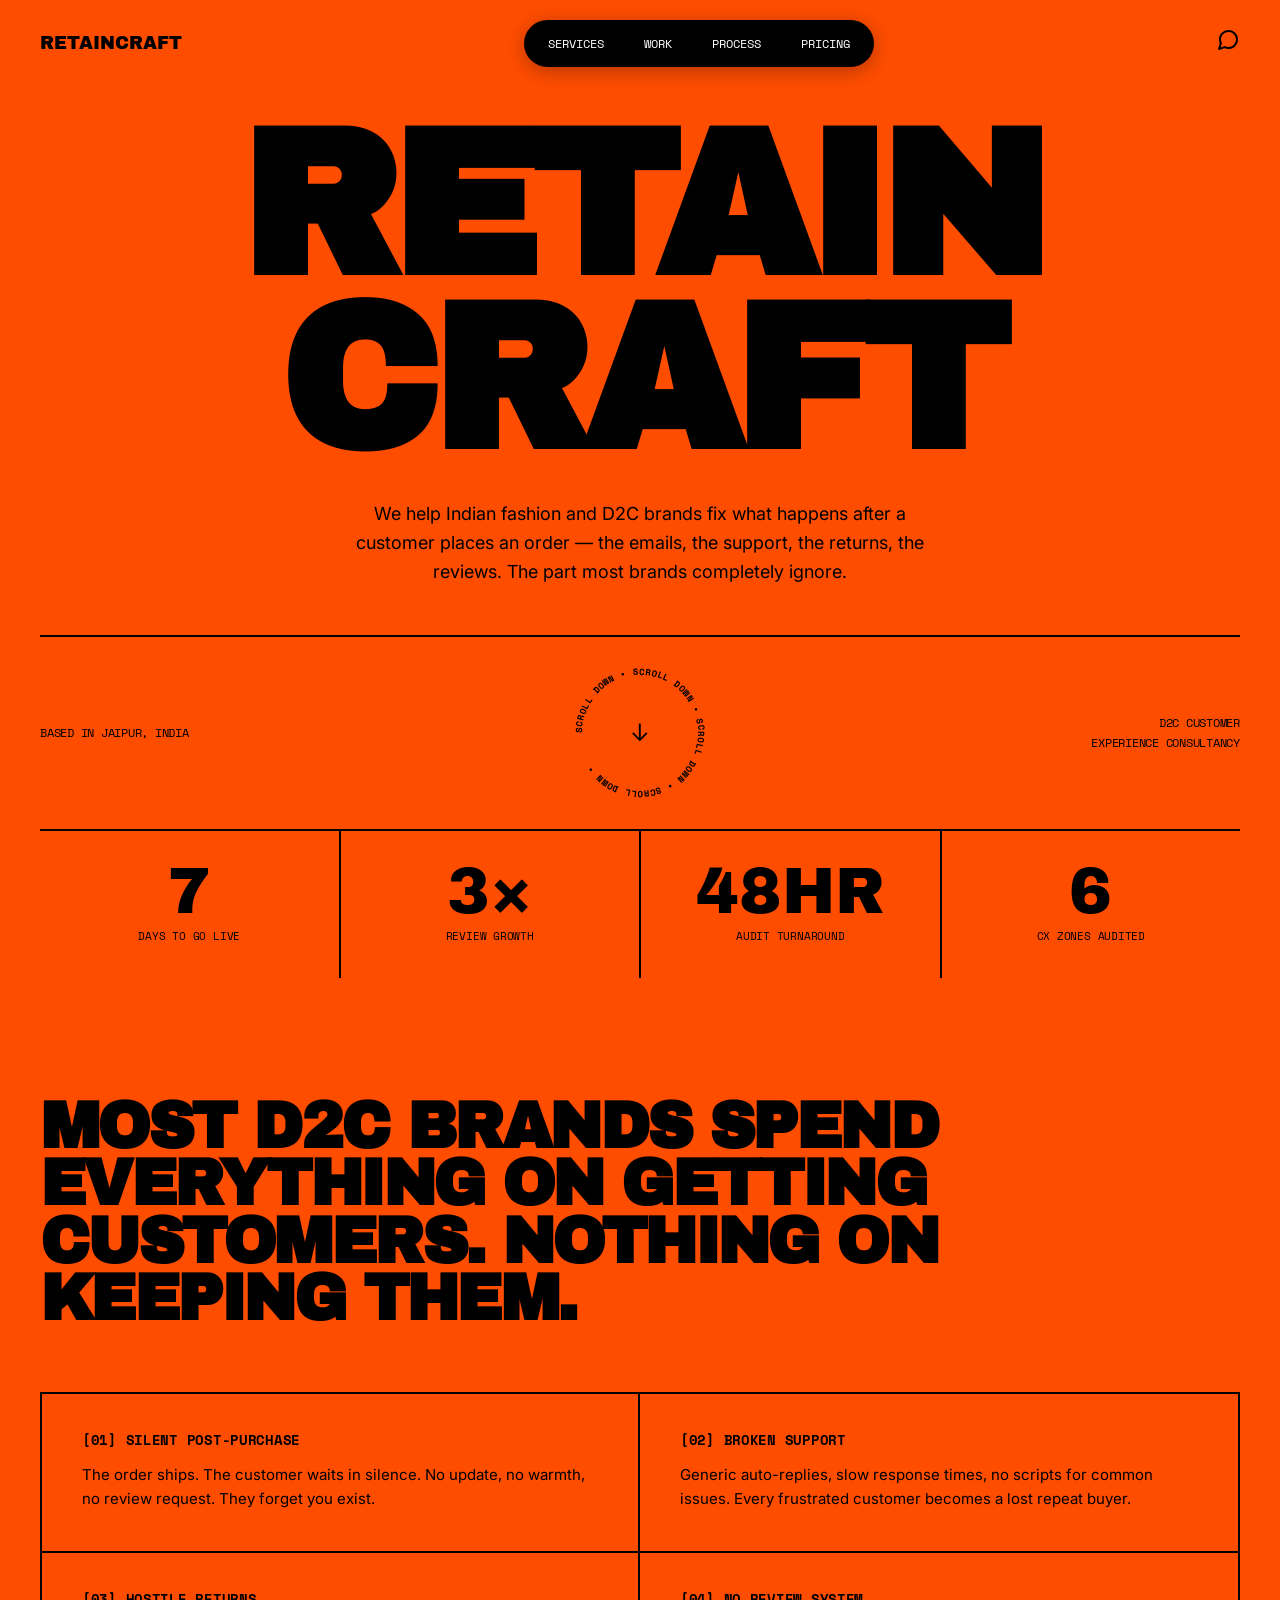
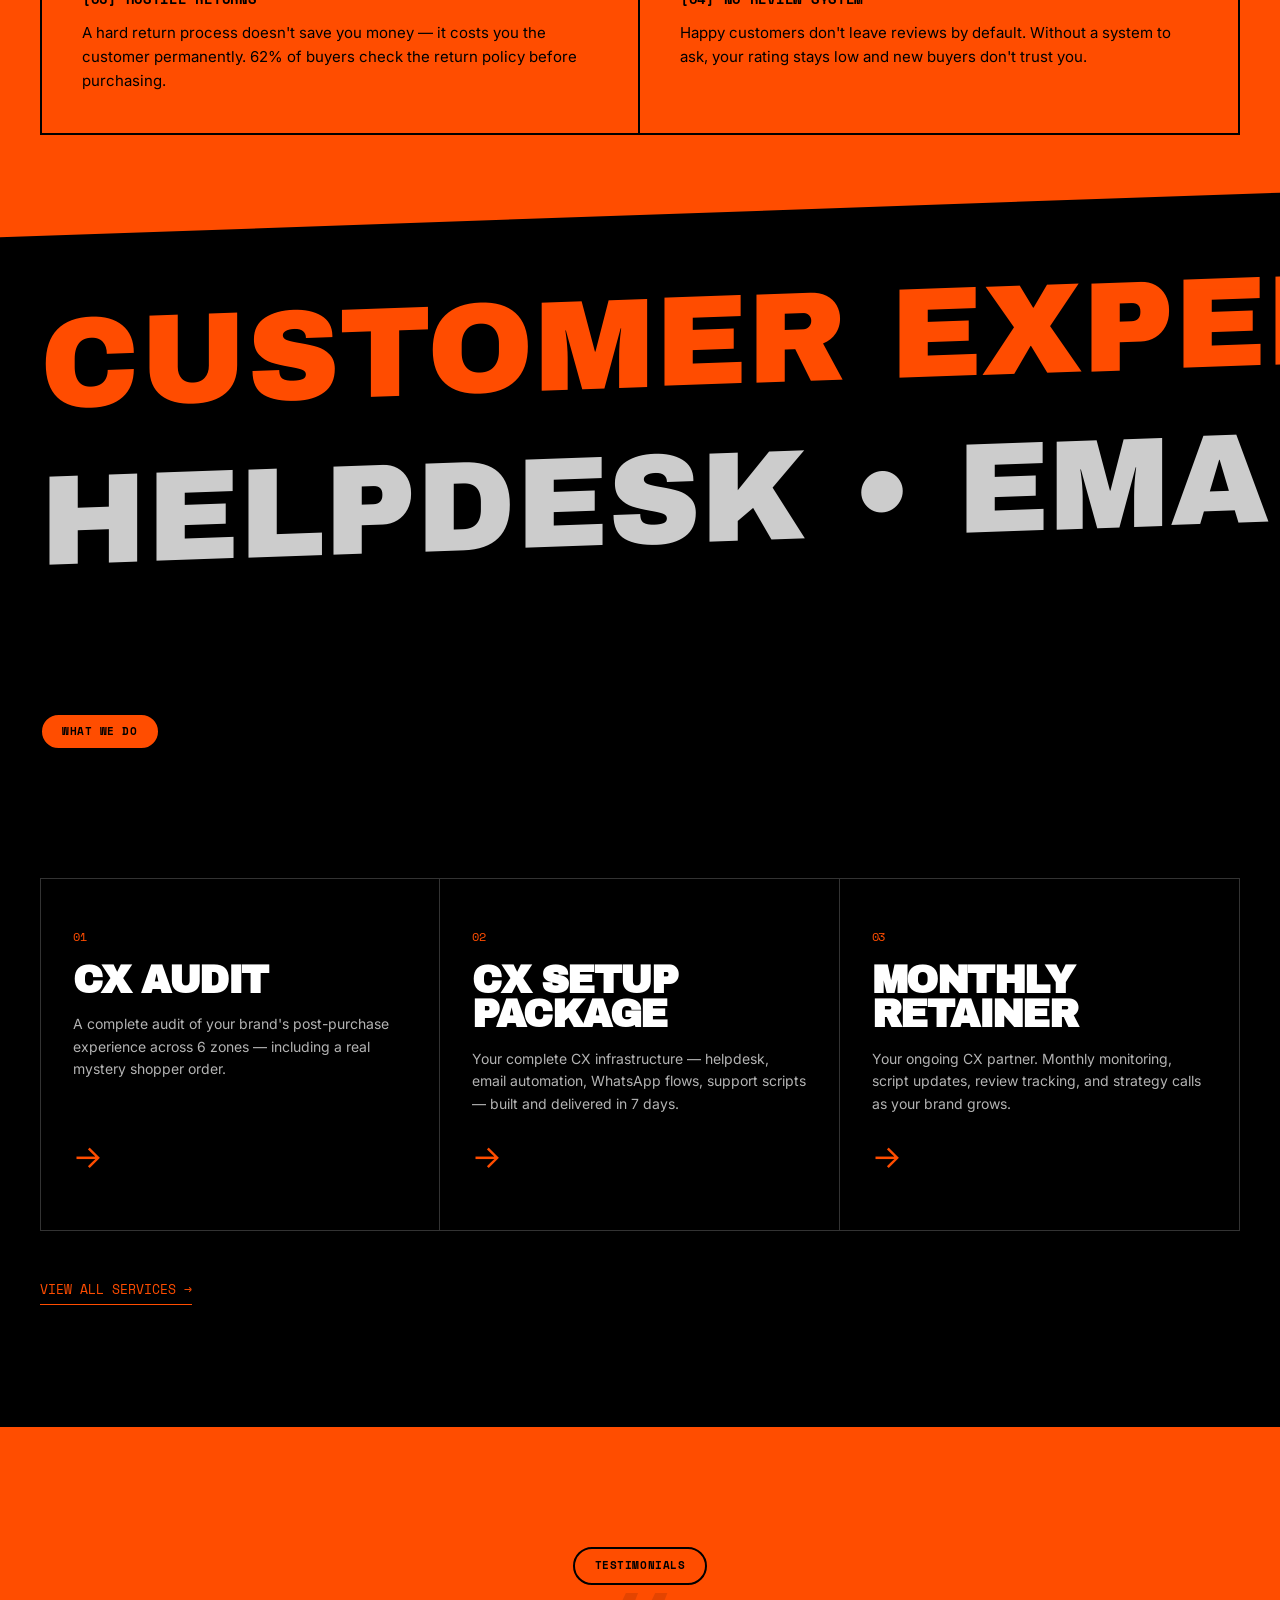
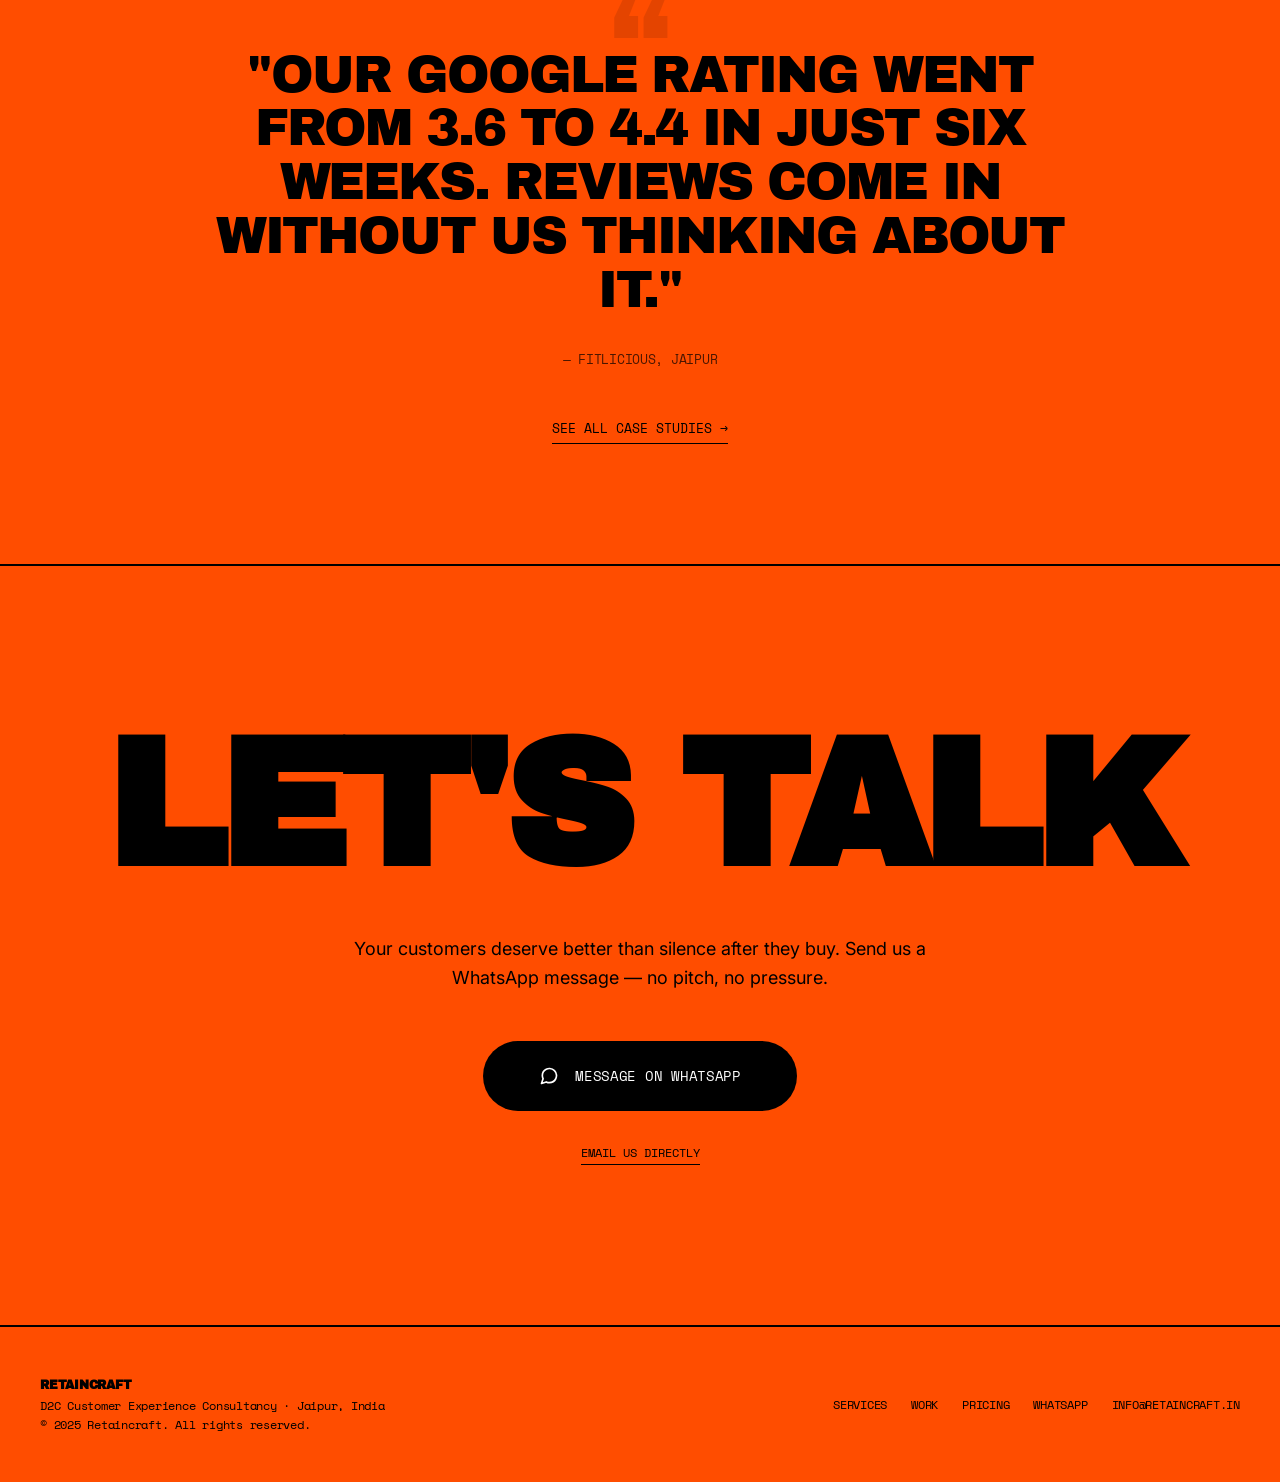
<file: index.html>
<!DOCTYPE html>
<html lang="en">
<head>
  <meta charset="UTF-8">
  <meta name="viewport" content="width=device-width, initial-scale=1.0">
  <title>Retaincraft — D2C Customer Experience Consultancy</title>
  <meta name="description" content="We help Indian fashion and D2C brands fix what happens after a customer places an order — emails, support, returns, reviews. The part most brands ignore.">
  <link rel="stylesheet" href="styles.css">
</head>
<body>

  <!-- ═══ NAVIGATION ═══ -->
  <nav class="nav">
    <a href="index.html" class="nav-logo">Retaincraft</a>
    <div class="nav-pill">
      <a href="services.html">Services</a>
      <a href="work.html">Work</a>
      <a href="process.html">Process</a>
      <a href="pricing.html">Pricing</a>
    </div>
    <div class="nav-social">
      <a href="https://wa.me/919998096981" target="_blank" aria-label="WhatsApp">
        <svg width="24" height="24" viewBox="0 0 24 24" fill="none" stroke="currentColor" stroke-width="2" stroke-linecap="round" stroke-linejoin="round"><path d="M21 11.5a8.38 8.38 0 0 1-.9 3.8 8.5 8.5 0 0 1-7.6 4.7 8.38 8.38 0 0 1-3.8-.9L3 21l1.9-5.7a8.38 8.38 0 0 1-.9-3.8 8.5 8.5 0 0 1 4.7-7.6 8.38 8.38 0 0 1 3.8-.9h.5a8.48 8.48 0 0 1 8 8v.5z"/></svg>
      </a>
    </div>
    <button class="mobile-toggle" aria-label="Menu">☰</button>
  </nav>

  <!-- Mobile Nav Overlay -->
  <div class="mobile-nav">
    <button class="mobile-nav-close" aria-label="Close">✕</button>
    <a href="services.html">Services</a>
    <a href="work.html">Work</a>
    <a href="process.html">Process</a>
    <a href="pricing.html">Pricing</a>
    <a href="https://wa.me/919998096981" target="_blank">WhatsApp</a>
  </div>

  <!-- ═══ HERO ═══ -->
  <section class="hero">
    <h1 class="hero-title">RETAIN<br>CRAFT</h1>
    <p class="hero-subtitle">We help Indian fashion and D2C brands fix what happens after a customer places an order — the emails, the support, the returns, the reviews. The part most brands completely ignore.</p>
    <div class="hero-border"></div>
    <div class="hero-meta">
      <div class="hero-meta-left mono">Based in Jaipur, India</div>
      <div class="scroll-indicator">
        <svg viewBox="0 0 144 144">
          <defs>
            <path id="circlePath" d="M 72,72 m -58,0 a 58,58 0 1,1 116,0 a 58,58 0 1,1 -116,0"/>
          </defs>
          <text font-family="Space Mono, monospace" font-size="9" font-weight="bold" text-transform="uppercase" fill="#000">
            <textPath href="#circlePath">SCROLL DOWN • SCROLL DOWN • SCROLL DOWN • SCROLL DOWN • </textPath>
          </text>
        </svg>
        <span class="arrow">↓</span>
      </div>
      <div class="hero-meta-right mono">D2C Customer<br>Experience Consultancy</div>
    </div>
    <div class="stats-row">
      <div class="stat-item">
        <div class="stat-number">7</div>
        <div class="stat-label mono">Days to Go Live</div>
      </div>
      <div class="stat-item">
        <div class="stat-number">3×</div>
        <div class="stat-label mono">Review Growth</div>
      </div>
      <div class="stat-item">
        <div class="stat-number">48hr</div>
        <div class="stat-label mono">Audit Turnaround</div>
      </div>
      <div class="stat-item">
        <div class="stat-number">6</div>
        <div class="stat-label mono">CX Zones Audited</div>
      </div>
    </div>
  </section>

  <!-- ═══ PROBLEM ═══ -->
  <section class="problem reveal">
    <h2 class="problem-heading heading">Most D2C brands spend everything on getting customers. Nothing on keeping them.</h2>
    <div class="problem-grid">
      <div class="problem-card">
        <h3 class="mono">[01] Silent Post-Purchase</h3>
        <p>The order ships. The customer waits in silence. No update, no warmth, no review request. They forget you exist.</p>
      </div>
      <div class="problem-card">
        <h3 class="mono">[02] Broken Support</h3>
        <p>Generic auto-replies, slow response times, no scripts for common issues. Every frustrated customer becomes a lost repeat buyer.</p>
      </div>
      <div class="problem-card">
        <h3 class="mono">[03] Hostile Returns</h3>
        <p>A hard return process doesn't save you money — it costs you the customer permanently. 62% of buyers check the return policy before purchasing.</p>
      </div>
      <div class="problem-card">
        <h3 class="mono">[04] No Review System</h3>
        <p>Happy customers don't leave reviews by default. Without a system to ask, your rating stays low and new buyers don't trust you.</p>
      </div>
    </div>
  </section>

  <!-- ═══ MARQUEE ═══ -->
  <section class="marquee-section">
    <div class="marquee-track">
      <span class="marquee-text orange">Customer Experience • Retention • Reviews • Support •&nbsp;</span>
      <span class="marquee-text orange">Customer Experience • Retention • Reviews • Support •&nbsp;</span>
      <span class="marquee-text orange">Customer Experience • Retention • Reviews • Support •&nbsp;</span>
      <span class="marquee-text orange">Customer Experience • Retention • Reviews • Support •&nbsp;</span>
    </div>
    <div class="marquee-track reverse" style="margin-top: 16px;">
      <span class="marquee-text white">Helpdesk • Email Flows • WhatsApp • Packaging Inserts •&nbsp;</span>
      <span class="marquee-text white">Helpdesk • Email Flows • WhatsApp • Packaging Inserts •&nbsp;</span>
      <span class="marquee-text white">Helpdesk • Email Flows • WhatsApp • Packaging Inserts •&nbsp;</span>
      <span class="marquee-text white">Helpdesk • Email Flows • WhatsApp • Packaging Inserts •&nbsp;</span>
    </div>
  </section>

  <!-- ═══ SERVICES PREVIEW ═══ -->
  <section class="services-preview">
    <div class="section-label">What We Do</div>
    <div class="services-preview-grid">
      <a href="services.html" class="services-preview-card reveal">
        <div class="sp-index mono">01</div>
        <h3>CX Audit</h3>
        <p>A complete audit of your brand's post-purchase experience across 6 zones — including a real mystery shopper order.</p>
        <div class="sp-arrow">→</div>
      </a>
      <a href="services.html" class="services-preview-card reveal">
        <div class="sp-index mono">02</div>
        <h3>CX Setup Package</h3>
        <p>Your complete CX infrastructure — helpdesk, email automation, WhatsApp flows, support scripts — built and delivered in 7 days.</p>
        <div class="sp-arrow">→</div>
      </a>
      <a href="services.html" class="services-preview-card reveal">
        <div class="sp-index mono">03</div>
        <h3>Monthly Retainer</h3>
        <p>Your ongoing CX partner. Monthly monitoring, script updates, review tracking, and strategy calls as your brand grows.</p>
        <div class="sp-arrow">→</div>
      </a>
    </div>
    <a href="services.html" class="view-all reveal">View All Services →</a>
  </section>

  <!-- ═══ TESTIMONIAL HIGHLIGHT ═══ -->
  <section class="testimonial-highlight reveal">
    <div class="section-label">Testimonials</div>
    <div class="th-quote">"Our Google rating went from 3.6 to 4.4 in just six weeks. Reviews come in without us thinking about it."</div>
    <div class="th-author mono">— Fitlicious, Jaipur</div>
    <a href="work.html" class="view-all" style="color: var(--black); border-color: var(--black); margin-top: 48px;">See All Case Studies →</a>
  </section>

  <!-- ═══ GIANT CTA ═══ -->
  <section class="cta">
    <h2 class="cta-heading heading reveal">LET'S TALK</h2>
    <p class="reveal" style="font-size: 18px; max-width: 600px; margin: 0 auto 48px; line-height: 1.6;">Your customers deserve better than silence after they buy. Send us a WhatsApp message — no pitch, no pressure.</p>
    <a href="https://wa.me/919998096981?text=Hi%2C+I%27d+like+to+talk+about+improving+my+brand%27s+post-purchase+experience." target="_blank" class="cta-btn reveal">
      <svg width="20" height="20" viewBox="0 0 24 24" fill="none" stroke="currentColor" stroke-width="2" stroke-linecap="round" stroke-linejoin="round"><path d="M21 11.5a8.38 8.38 0 0 1-.9 3.8 8.5 8.5 0 0 1-7.6 4.7 8.38 8.38 0 0 1-3.8-.9L3 21l1.9-5.7a8.38 8.38 0 0 1-.9-3.8 8.5 8.5 0 0 1 4.7-7.6 8.38 8.38 0 0 1 3.8-.9h.5a8.48 8.48 0 0 1 8 8v.5z"/></svg>
      Message on WhatsApp
    </a>
    <div class="cta-sub reveal">
      <a href="mailto:info@retaincraft.in">Email Us Directly</a>
    </div>
  </section>

  <!-- ═══ FOOTER ═══ -->
  <footer class="footer">
    <div class="footer-left">
      <strong style="font-family: 'Archivo Black', sans-serif; text-transform: uppercase;">Retaincraft</strong><br>
      D2C Customer Experience Consultancy · Jaipur, India<br>
      © 2025 Retaincraft. All rights reserved.
    </div>
    <div class="footer-links">
      <a href="services.html">Services</a>
      <a href="work.html">Work</a>
      <a href="pricing.html">Pricing</a>
      <a href="https://wa.me/919998096981" target="_blank">WhatsApp</a>
      <a href="mailto:info@retaincraft.in">info@retaincraft.in</a>
    </div>
  </footer>

  <script src="script.js"></script>
</body>
</html>
</file>
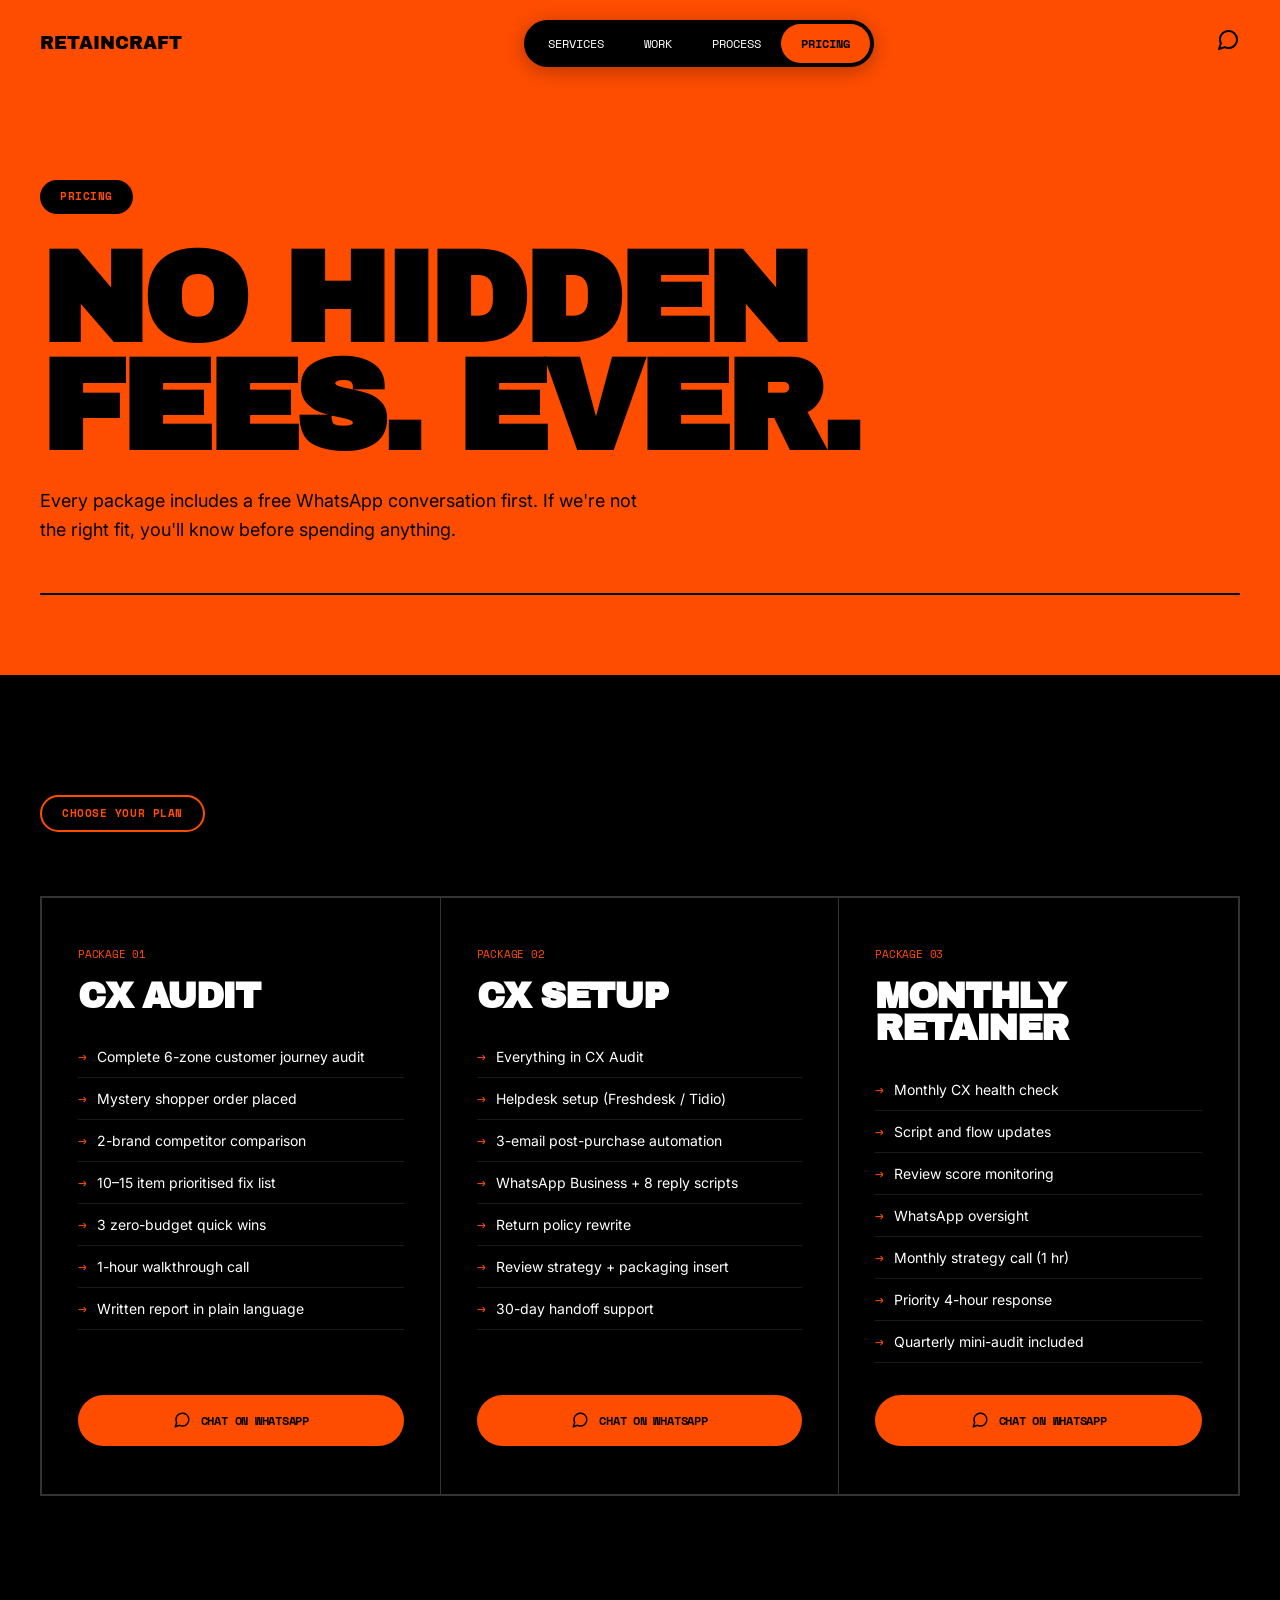
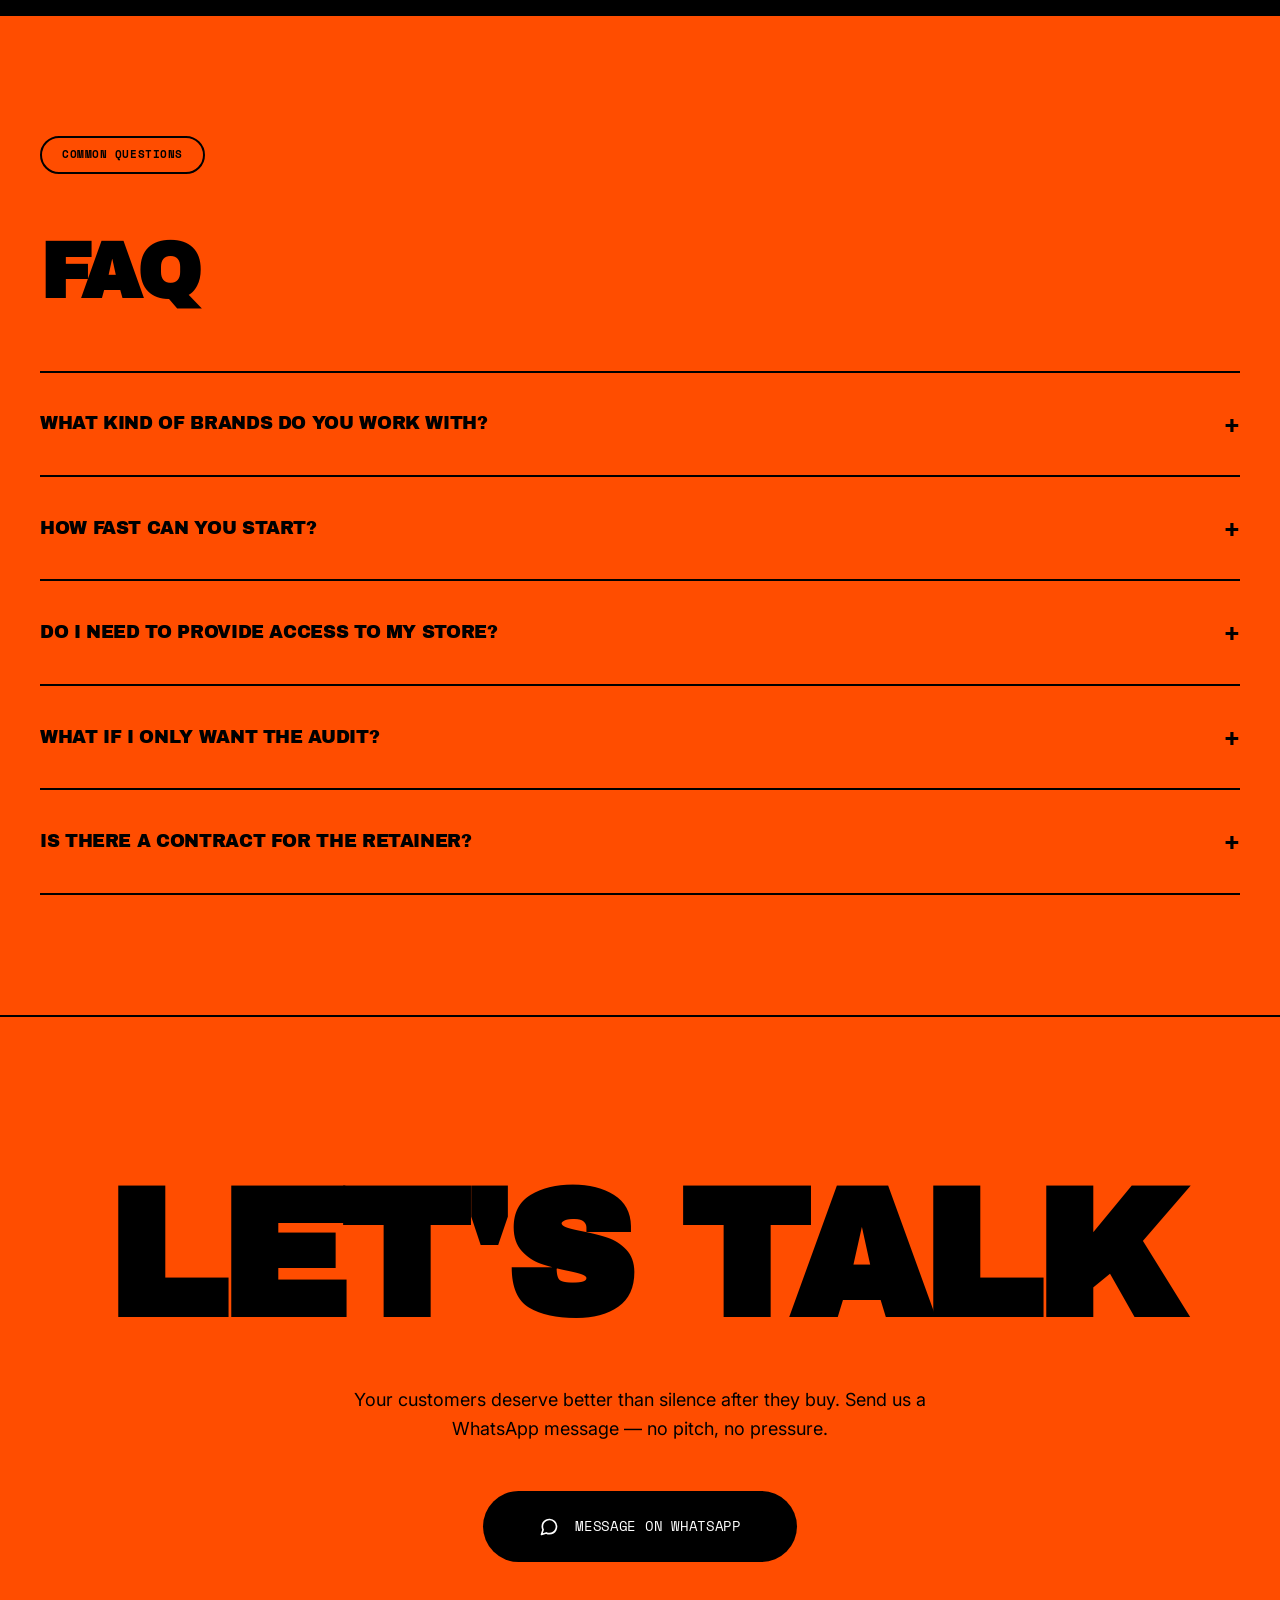
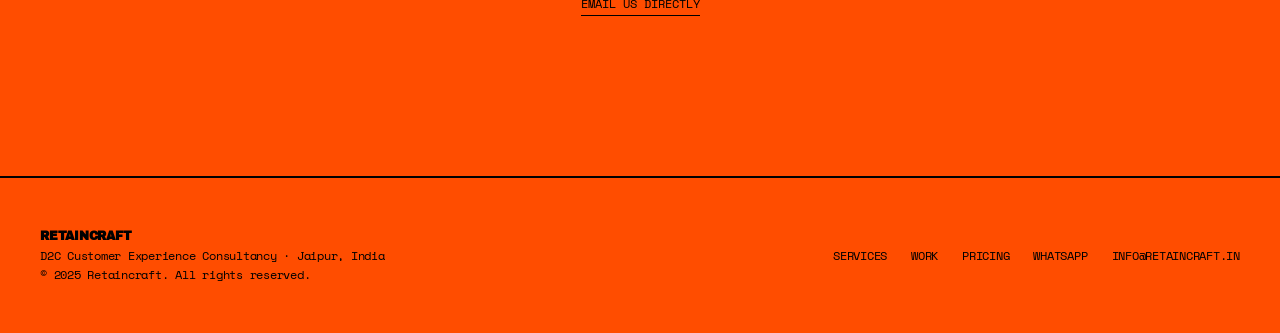
<file: pricing.html>
<!DOCTYPE html>
<html lang="en">
<head>
  <meta charset="UTF-8">
  <meta name="viewport" content="width=device-width, initial-scale=1.0">
  <title>Pricing — Retaincraft</title>
  <meta name="description" content="Transparent pricing for D2C CX services. CX Audit, CX Setup Package, and Monthly Retainer — no hidden fees, no surprises.">
  <link rel="stylesheet" href="styles.css">
</head>
<body>

  <!-- ═══ NAVIGATION ═══ -->
  <nav class="nav">
    <a href="index.html" class="nav-logo">Retaincraft</a>
    <div class="nav-pill">
      <a href="services.html">Services</a>
      <a href="work.html">Work</a>
      <a href="process.html">Process</a>
      <a href="pricing.html" class="active">Pricing</a>
    </div>
    <div class="nav-social">
      <a href="https://wa.me/919998096981" target="_blank" aria-label="WhatsApp">
        <svg width="24" height="24" viewBox="0 0 24 24" fill="none" stroke="currentColor" stroke-width="2" stroke-linecap="round" stroke-linejoin="round"><path d="M21 11.5a8.38 8.38 0 0 1-.9 3.8 8.5 8.5 0 0 1-7.6 4.7 8.38 8.38 0 0 1-3.8-.9L3 21l1.9-5.7a8.38 8.38 0 0 1-.9-3.8 8.5 8.5 0 0 1 4.7-7.6 8.38 8.38 0 0 1 3.8-.9h.5a8.48 8.48 0 0 1 8 8v.5z"/></svg>
      </a>
    </div>
    <button class="mobile-toggle" aria-label="Menu">☰</button>
  </nav>

  <div class="mobile-nav">
    <button class="mobile-nav-close" aria-label="Close">✕</button>
    <a href="services.html">Services</a>
    <a href="work.html">Work</a>
    <a href="process.html">Process</a>
    <a href="pricing.html">Pricing</a>
    <a href="https://wa.me/919998096981" target="_blank">WhatsApp</a>
  </div>

  <!-- ═══ PAGE HERO ═══ -->
  <section class="page-hero">
    <div class="page-hero-label">Pricing</div>
    <h1 class="page-hero-title">No Hidden<br>Fees. Ever.</h1>
    <p class="page-hero-desc">Every package includes a free WhatsApp conversation first. If we're not the right fit, you'll know before spending anything.</p>
    <div class="page-hero-border"></div>
  </section>

  <!-- ═══ PRICING ═══ -->
  <section class="pricing" id="pricing">
    <div class="section-label">Choose Your Plan</div>

    <div class="pricing-grid reveal">
      <div class="pricing-card">
        <div class="pricing-label mono">Package 01</div>
        <h3 class="pricing-name">CX Audit</h3>
        <ul class="pricing-features">
          <li>Complete 6-zone customer journey audit</li>
          <li>Mystery shopper order placed</li>
          <li>2-brand competitor comparison</li>
          <li>10–15 item prioritised fix list</li>
          <li>3 zero-budget quick wins</li>
          <li>1-hour walkthrough call</li>
          <li>Written report in plain language</li>
        </ul>
        <a href="https://wa.me/919998096981?text=Hi%2C+I'm+interested+in+the+CX+Audit+for+my+brand." target="_blank" class="btn-whatsapp">
          <svg width="18" height="18" viewBox="0 0 24 24" fill="none" stroke="currentColor" stroke-width="2" stroke-linecap="round" stroke-linejoin="round"><path d="M21 11.5a8.38 8.38 0 0 1-.9 3.8 8.5 8.5 0 0 1-7.6 4.7 8.38 8.38 0 0 1-3.8-.9L3 21l1.9-5.7a8.38 8.38 0 0 1-.9-3.8 8.5 8.5 0 0 1 4.7-7.6 8.38 8.38 0 0 1 3.8-.9h.5a8.48 8.48 0 0 1 8 8v.5z"/></svg>
          Chat on WhatsApp
        </a>
      </div>

      <div class="pricing-card">
        <div class="pricing-label mono">Package 02</div>
        <h3 class="pricing-name">CX Setup</h3>
        <ul class="pricing-features">
          <li>Everything in CX Audit</li>
          <li>Helpdesk setup (Freshdesk / Tidio)</li>
          <li>3-email post-purchase automation</li>
          <li>WhatsApp Business + 8 reply scripts</li>
          <li>Return policy rewrite</li>
          <li>Review strategy + packaging insert</li>
          <li>30-day handoff support</li>
        </ul>
        <a href="https://wa.me/919998096981?text=Hi%2C+I'm+interested+in+the+CX+Setup+Package." target="_blank" class="btn-whatsapp">
          <svg width="18" height="18" viewBox="0 0 24 24" fill="none" stroke="currentColor" stroke-width="2" stroke-linecap="round" stroke-linejoin="round"><path d="M21 11.5a8.38 8.38 0 0 1-.9 3.8 8.5 8.5 0 0 1-7.6 4.7 8.38 8.38 0 0 1-3.8-.9L3 21l1.9-5.7a8.38 8.38 0 0 1-.9-3.8 8.5 8.5 0 0 1 4.7-7.6 8.38 8.38 0 0 1 3.8-.9h.5a8.48 8.48 0 0 1 8 8v.5z"/></svg>
          Chat on WhatsApp
        </a>
      </div>

      <div class="pricing-card">
        <div class="pricing-label mono">Package 03</div>
        <h3 class="pricing-name">Monthly Retainer</h3>
        <ul class="pricing-features">
          <li>Monthly CX health check</li>
          <li>Script and flow updates</li>
          <li>Review score monitoring</li>
          <li>WhatsApp oversight</li>
          <li>Monthly strategy call (1 hr)</li>
          <li>Priority 4-hour response</li>
          <li>Quarterly mini-audit included</li>
        </ul>
        <a href="https://wa.me/919998096981?text=Hi%2C+I'm+interested+in+the+Monthly+Retainer." target="_blank" class="btn-whatsapp">
          <svg width="18" height="18" viewBox="0 0 24 24" fill="none" stroke="currentColor" stroke-width="2" stroke-linecap="round" stroke-linejoin="round"><path d="M21 11.5a8.38 8.38 0 0 1-.9 3.8 8.5 8.5 0 0 1-7.6 4.7 8.38 8.38 0 0 1-3.8-.9L3 21l1.9-5.7a8.38 8.38 0 0 1-.9-3.8 8.5 8.5 0 0 1 4.7-7.6 8.38 8.38 0 0 1 3.8-.9h.5a8.48 8.48 0 0 1 8 8v.5z"/></svg>
          Chat on WhatsApp
        </a>
      </div>
    </div>
  </section>

  <!-- ═══ FAQ ═══ -->
  <section class="faq">
    <div class="section-label">Common Questions</div>
    <h2 class="faq-heading heading reveal">FAQ</h2>

    <div class="faq-item" onclick="this.classList.toggle('open')">
      <div class="faq-question">What kind of brands do you work with? <span>+</span></div>
      <div class="faq-answer"><p>Indian D2C and fashion brands doing ₹0–50L/year in revenue. We're specialists in post-purchase CX for early-stage brands that are growing but haven't invested in retention yet.</p></div>
    </div>

    <div class="faq-item" onclick="this.classList.toggle('open')">
      <div class="faq-question">How fast can you start? <span>+</span></div>
      <div class="faq-answer"><p>Usually within 24–48 hours of your first message. The CX Audit is delivered in 48 hours, and the full Setup Package goes live in 7 days.</p></div>
    </div>

    <div class="faq-item" onclick="this.classList.toggle('open')">
      <div class="faq-question">Do I need to provide access to my store? <span>+</span></div>
      <div class="faq-answer"><p>For the audit, no — we go through your store as a real customer. For the Setup Package, we'll need access to your email tool, helpdesk, and WhatsApp Business to configure everything.</p></div>
    </div>

    <div class="faq-item" onclick="this.classList.toggle('open')">
      <div class="faq-question">What if I only want the audit? <span>+</span></div>
      <div class="faq-answer"><p>That's perfectly fine. Many brands start with the audit and implement fixes themselves using our prioritised list. You can always come back for the Setup Package later.</p></div>
    </div>

    <div class="faq-item" onclick="this.classList.toggle('open')">
      <div class="faq-question">Is there a contract for the retainer? <span>+</span></div>
      <div class="faq-answer"><p>No long-term contracts. The Monthly Retainer is month-to-month. You can cancel anytime with 15 days notice. We earn your business every month.</p></div>
    </div>
  </section>

  <!-- ═══ CTA ═══ -->
  <section class="cta">
    <h2 class="cta-heading heading reveal">LET'S TALK</h2>
    <p class="reveal" style="font-size: 18px; max-width: 600px; margin: 0 auto 48px; line-height: 1.6;">Your customers deserve better than silence after they buy. Send us a WhatsApp message — no pitch, no pressure.</p>
    <a href="https://wa.me/919998096981?text=Hi%2C+I%27d+like+to+talk+about+improving+my+brand%27s+post-purchase+experience." target="_blank" class="cta-btn reveal">
      <svg width="20" height="20" viewBox="0 0 24 24" fill="none" stroke="currentColor" stroke-width="2" stroke-linecap="round" stroke-linejoin="round"><path d="M21 11.5a8.38 8.38 0 0 1-.9 3.8 8.5 8.5 0 0 1-7.6 4.7 8.38 8.38 0 0 1-3.8-.9L3 21l1.9-5.7a8.38 8.38 0 0 1-.9-3.8 8.5 8.5 0 0 1 4.7-7.6 8.38 8.38 0 0 1 3.8-.9h.5a8.48 8.48 0 0 1 8 8v.5z"/></svg>
      Message on WhatsApp
    </a>
    <div class="cta-sub reveal">
      <a href="mailto:info@retaincraft.in">Email Us Directly</a>
    </div>
  </section>

  <!-- ═══ FOOTER ═══ -->
  <footer class="footer">
    <div class="footer-left">
      <strong style="font-family: 'Archivo Black', sans-serif; text-transform: uppercase;">Retaincraft</strong><br>
      D2C Customer Experience Consultancy · Jaipur, India<br>
      © 2025 Retaincraft. All rights reserved.
    </div>
    <div class="footer-links">
      <a href="services.html">Services</a>
      <a href="work.html">Work</a>
      <a href="pricing.html">Pricing</a>
      <a href="https://wa.me/919998096981" target="_blank">WhatsApp</a>
      <a href="mailto:info@retaincraft.in">info@retaincraft.in</a>
    </div>
  </footer>

  <script src="script.js"></script>
</body>
</html>
</file>
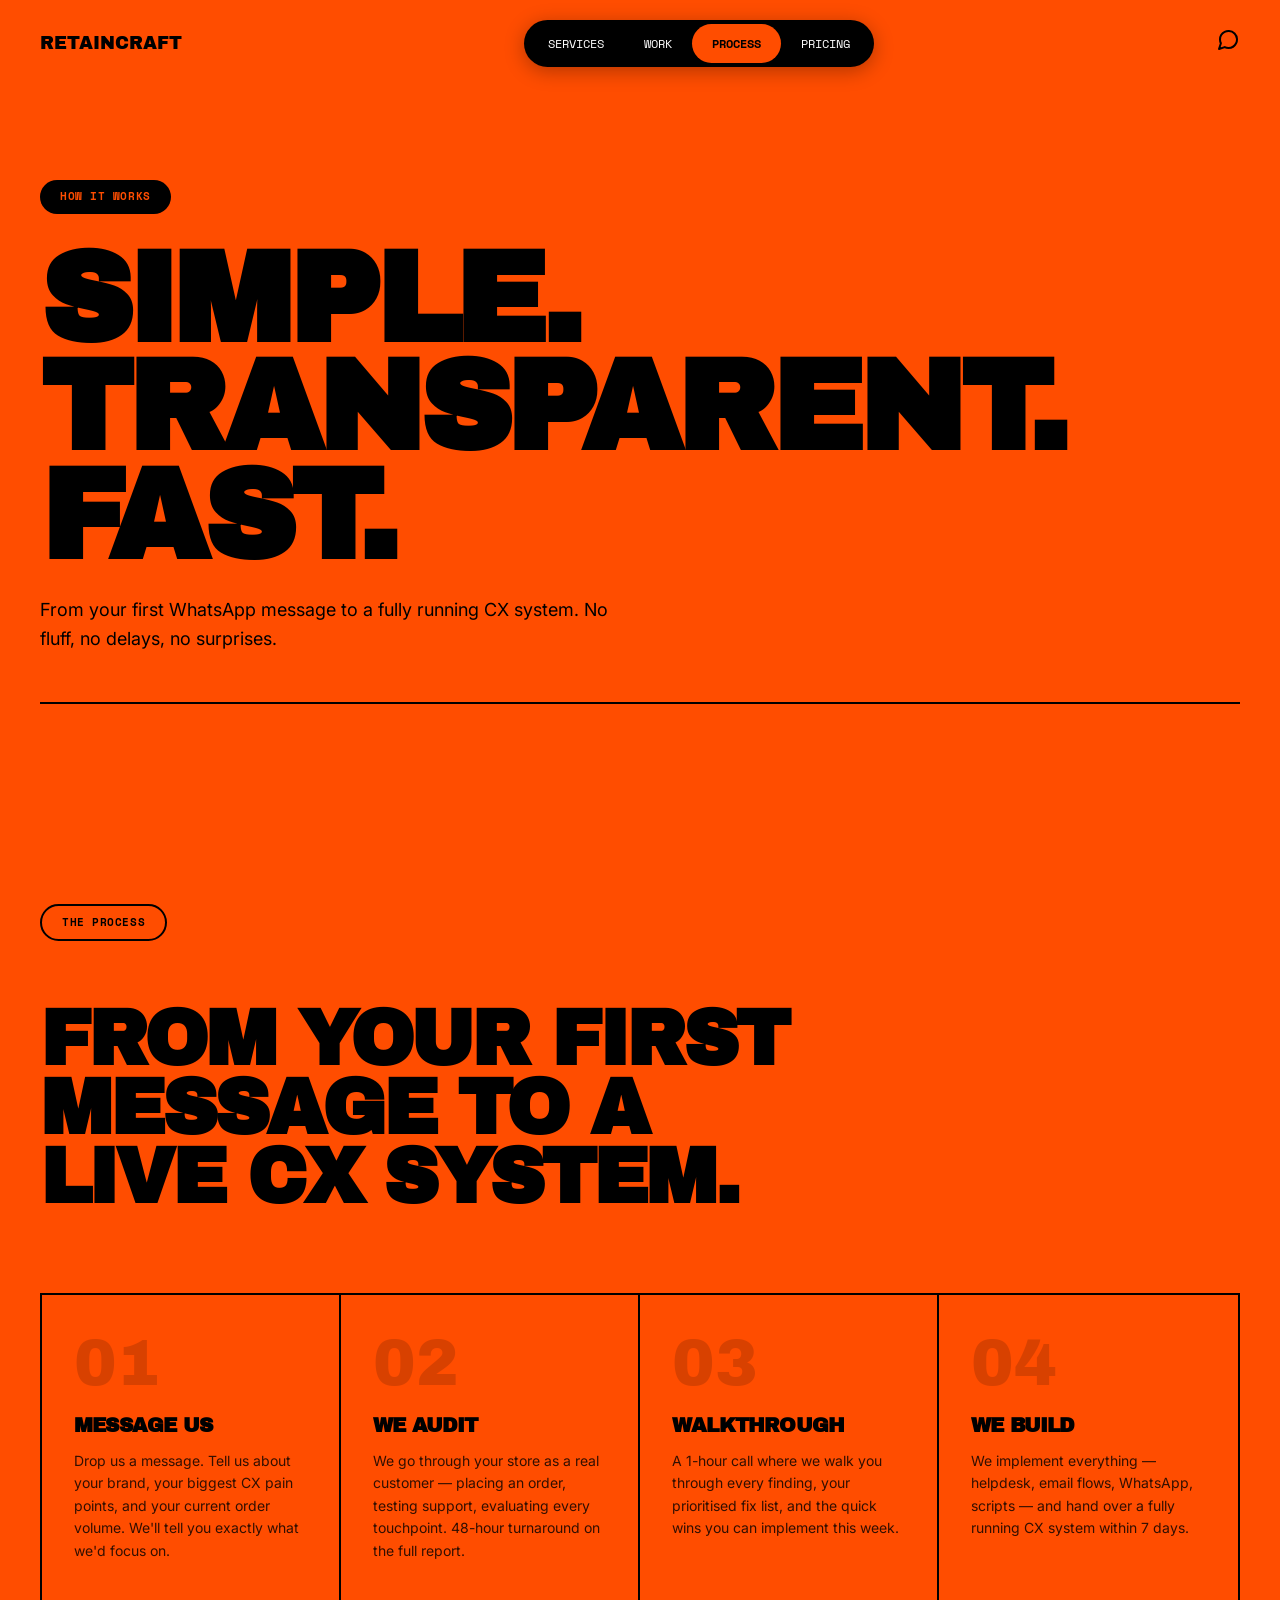
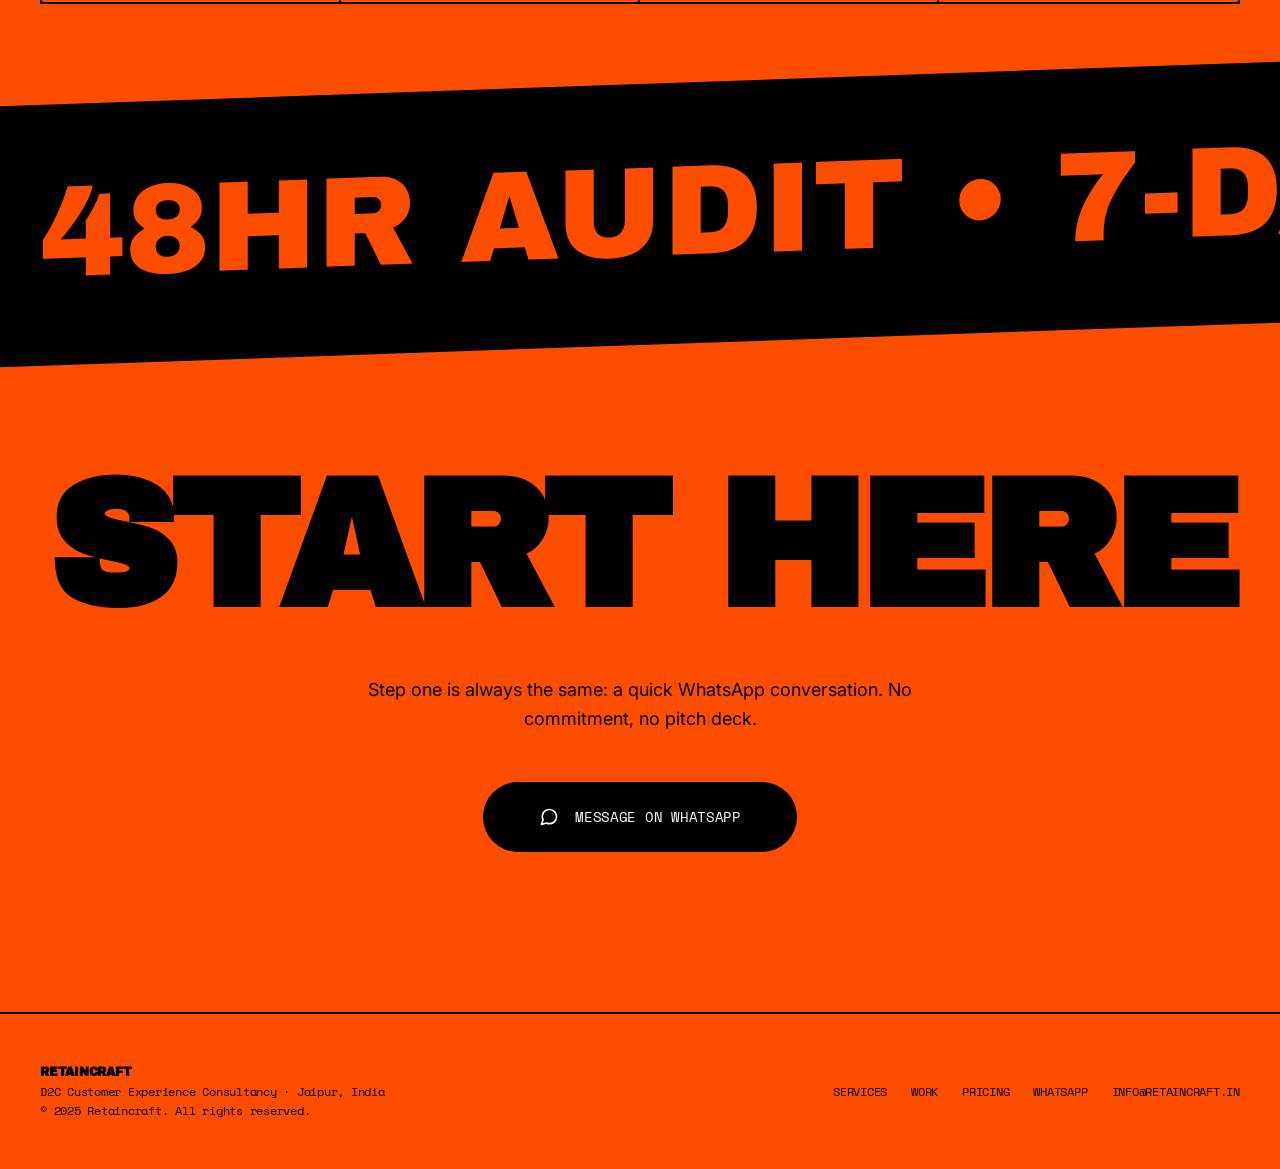
<file: process.html>
<!DOCTYPE html>
<html lang="en">
<head>
  <meta charset="UTF-8">
  <meta name="viewport" content="width=device-width, initial-scale=1.0">
  <title>Process — Retaincraft</title>
  <meta name="description" content="From your first message to a live CX system in 7 days. Our simple, transparent, fast process for D2C brands.">
  <link rel="stylesheet" href="styles.css">
</head>
<body>

  <!-- ═══ NAVIGATION ═══ -->
  <nav class="nav">
    <a href="index.html" class="nav-logo">Retaincraft</a>
    <div class="nav-pill">
      <a href="services.html">Services</a>
      <a href="work.html">Work</a>
      <a href="process.html" class="active">Process</a>
      <a href="pricing.html">Pricing</a>
    </div>
    <div class="nav-social">
      <a href="https://wa.me/919998096981" target="_blank" aria-label="WhatsApp">
        <svg width="24" height="24" viewBox="0 0 24 24" fill="none" stroke="currentColor" stroke-width="2" stroke-linecap="round" stroke-linejoin="round"><path d="M21 11.5a8.38 8.38 0 0 1-.9 3.8 8.5 8.5 0 0 1-7.6 4.7 8.38 8.38 0 0 1-3.8-.9L3 21l1.9-5.7a8.38 8.38 0 0 1-.9-3.8 8.5 8.5 0 0 1 4.7-7.6 8.38 8.38 0 0 1 3.8-.9h.5a8.48 8.48 0 0 1 8 8v.5z"/></svg>
      </a>
    </div>
    <button class="mobile-toggle" aria-label="Menu">☰</button>
  </nav>

  <div class="mobile-nav">
    <button class="mobile-nav-close" aria-label="Close">✕</button>
    <a href="services.html">Services</a>
    <a href="work.html">Work</a>
    <a href="process.html">Process</a>
    <a href="pricing.html">Pricing</a>
    <a href="https://wa.me/919998096981" target="_blank">WhatsApp</a>
  </div>

  <!-- ═══ PAGE HERO ═══ -->
  <section class="page-hero">
    <div class="page-hero-label">How It Works</div>
    <h1 class="page-hero-title">Simple.<br>Transparent.<br>Fast.</h1>
    <p class="page-hero-desc">From your first WhatsApp message to a fully running CX system. No fluff, no delays, no surprises.</p>
    <div class="page-hero-border"></div>
  </section>

  <!-- ═══ PROCESS ═══ -->
  <section class="process" id="process">
    <div class="section-label">The Process</div>
    <h2 class="process-heading heading reveal">From Your First Message To A Live CX System.</h2>
    <div class="process-grid">
      <div class="process-step reveal">
        <div class="process-number">01</div>
        <h3 class="process-step-title">Message Us</h3>
        <p>Drop us a message. Tell us about your brand, your biggest CX pain points, and your current order volume. We'll tell you exactly what we'd focus on.</p>
      </div>
      <div class="process-step reveal">
        <div class="process-number">02</div>
        <h3 class="process-step-title">We Audit</h3>
        <p>We go through your store as a real customer — placing an order, testing support, evaluating every touchpoint. 48-hour turnaround on the full report.</p>
      </div>
      <div class="process-step reveal">
        <div class="process-number">03</div>
        <h3 class="process-step-title">Walkthrough</h3>
        <p>A 1-hour call where we walk you through every finding, your prioritised fix list, and the quick wins you can implement this week.</p>
      </div>
      <div class="process-step reveal">
        <div class="process-number">04</div>
        <h3 class="process-step-title">We Build</h3>
        <p>We implement everything — helpdesk, email flows, WhatsApp, scripts — and hand over a fully running CX system within 7 days.</p>
      </div>
    </div>
  </section>

  <!-- ═══ MARQUEE ═══ -->
  <section class="marquee-section">
    <div class="marquee-track">
      <span class="marquee-text orange">48hr Audit • 7-Day Setup • Mystery Shopper • 6 Zones •&nbsp;</span>
      <span class="marquee-text orange">48hr Audit • 7-Day Setup • Mystery Shopper • 6 Zones •&nbsp;</span>
      <span class="marquee-text orange">48hr Audit • 7-Day Setup • Mystery Shopper • 6 Zones •&nbsp;</span>
      <span class="marquee-text orange">48hr Audit • 7-Day Setup • Mystery Shopper • 6 Zones •&nbsp;</span>
    </div>
  </section>

  <!-- ═══ CTA ═══ -->
  <section class="cta">
    <h2 class="cta-heading heading reveal">START HERE</h2>
    <p class="reveal" style="font-size: 18px; max-width: 600px; margin: 0 auto 48px; line-height: 1.6;">Step one is always the same: a quick WhatsApp conversation. No commitment, no pitch deck.</p>
    <a href="https://wa.me/919998096981?text=Hi%2C+I'd+like+to+start+with+a+CX+audit+for+my+brand." target="_blank" class="cta-btn reveal">
      <svg width="20" height="20" viewBox="0 0 24 24" fill="none" stroke="currentColor" stroke-width="2" stroke-linecap="round" stroke-linejoin="round"><path d="M21 11.5a8.38 8.38 0 0 1-.9 3.8 8.5 8.5 0 0 1-7.6 4.7 8.38 8.38 0 0 1-3.8-.9L3 21l1.9-5.7a8.38 8.38 0 0 1-.9-3.8 8.5 8.5 0 0 1 4.7-7.6 8.38 8.38 0 0 1 3.8-.9h.5a8.48 8.48 0 0 1 8 8v.5z"/></svg>
      Message on WhatsApp
    </a>
  </section>

  <!-- ═══ FOOTER ═══ -->
  <footer class="footer">
    <div class="footer-left">
      <strong style="font-family: 'Archivo Black', sans-serif; text-transform: uppercase;">Retaincraft</strong><br>
      D2C Customer Experience Consultancy · Jaipur, India<br>
      © 2025 Retaincraft. All rights reserved.
    </div>
    <div class="footer-links">
      <a href="services.html">Services</a>
      <a href="work.html">Work</a>
      <a href="pricing.html">Pricing</a>
      <a href="https://wa.me/919998096981" target="_blank">WhatsApp</a>
      <a href="mailto:info@retaincraft.in">info@retaincraft.in</a>
    </div>
  </footer>

  <script src="script.js"></script>
</body>
</html>
</file>
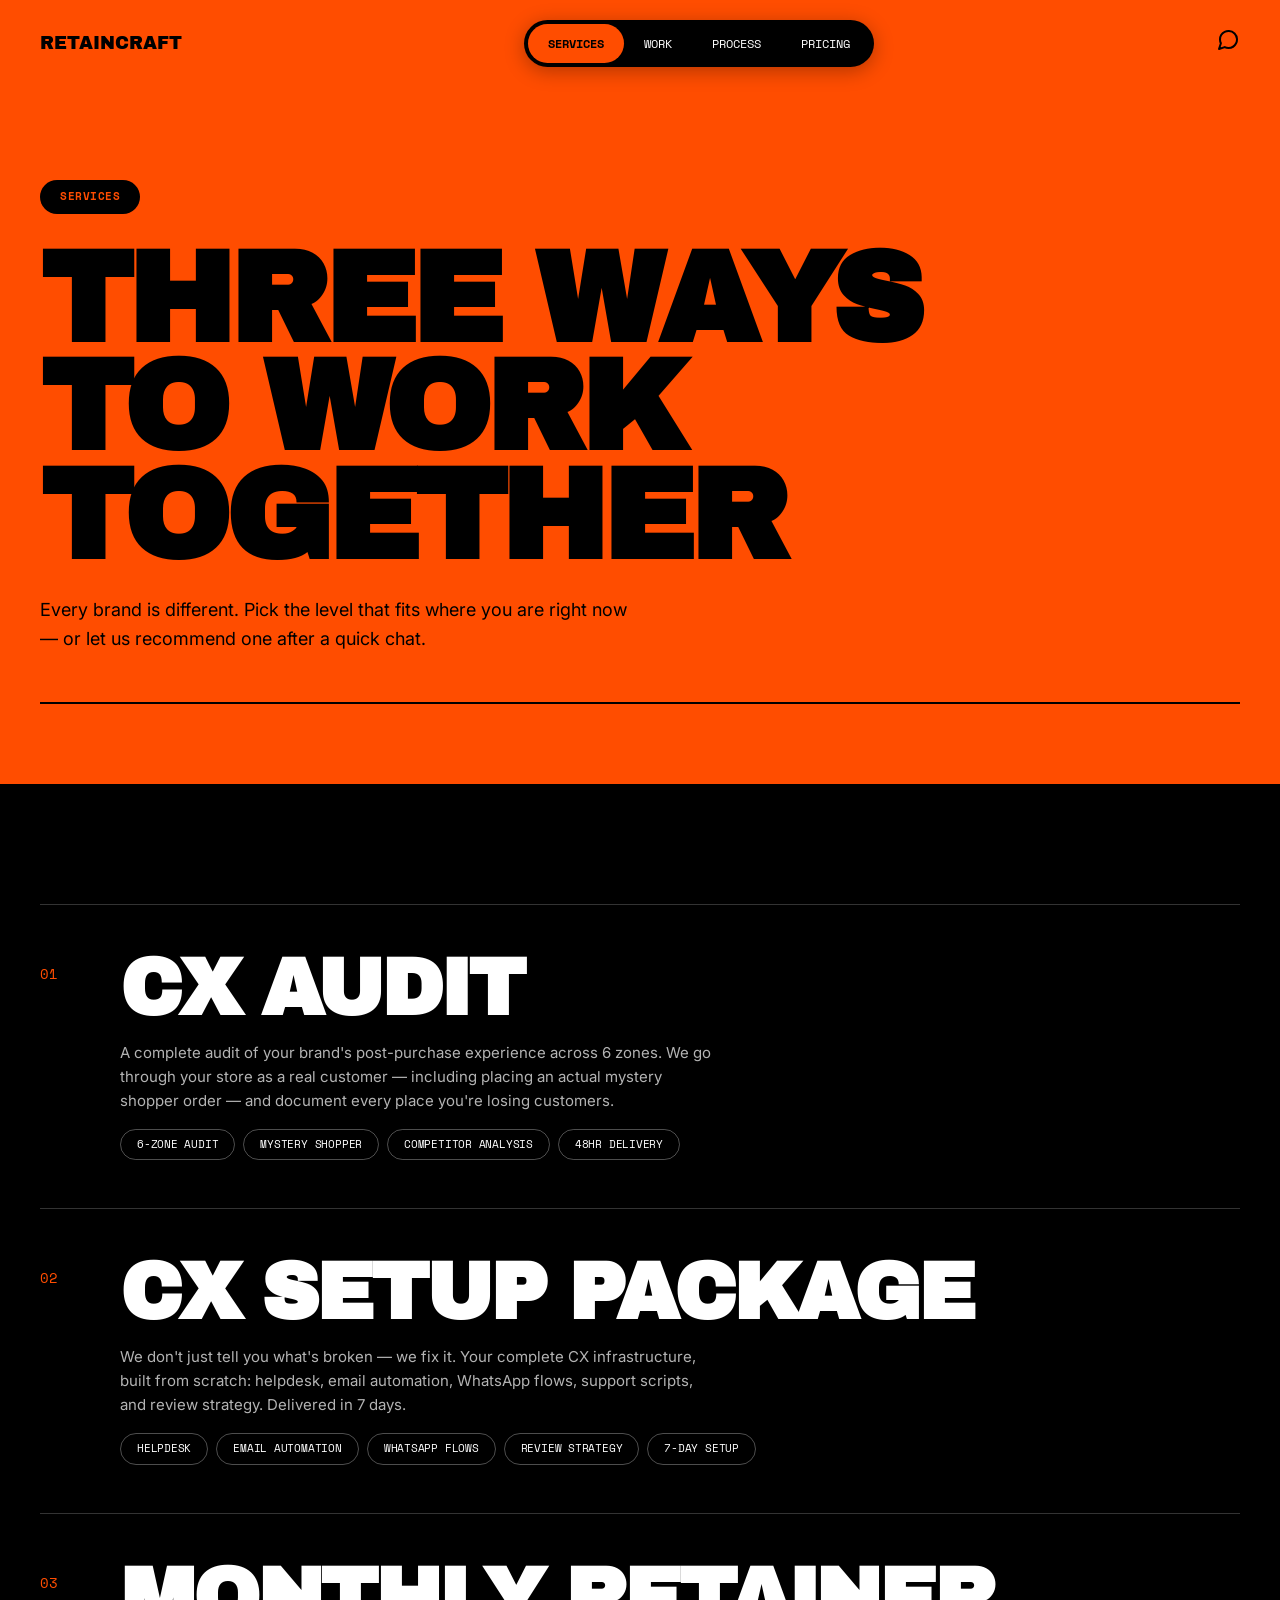
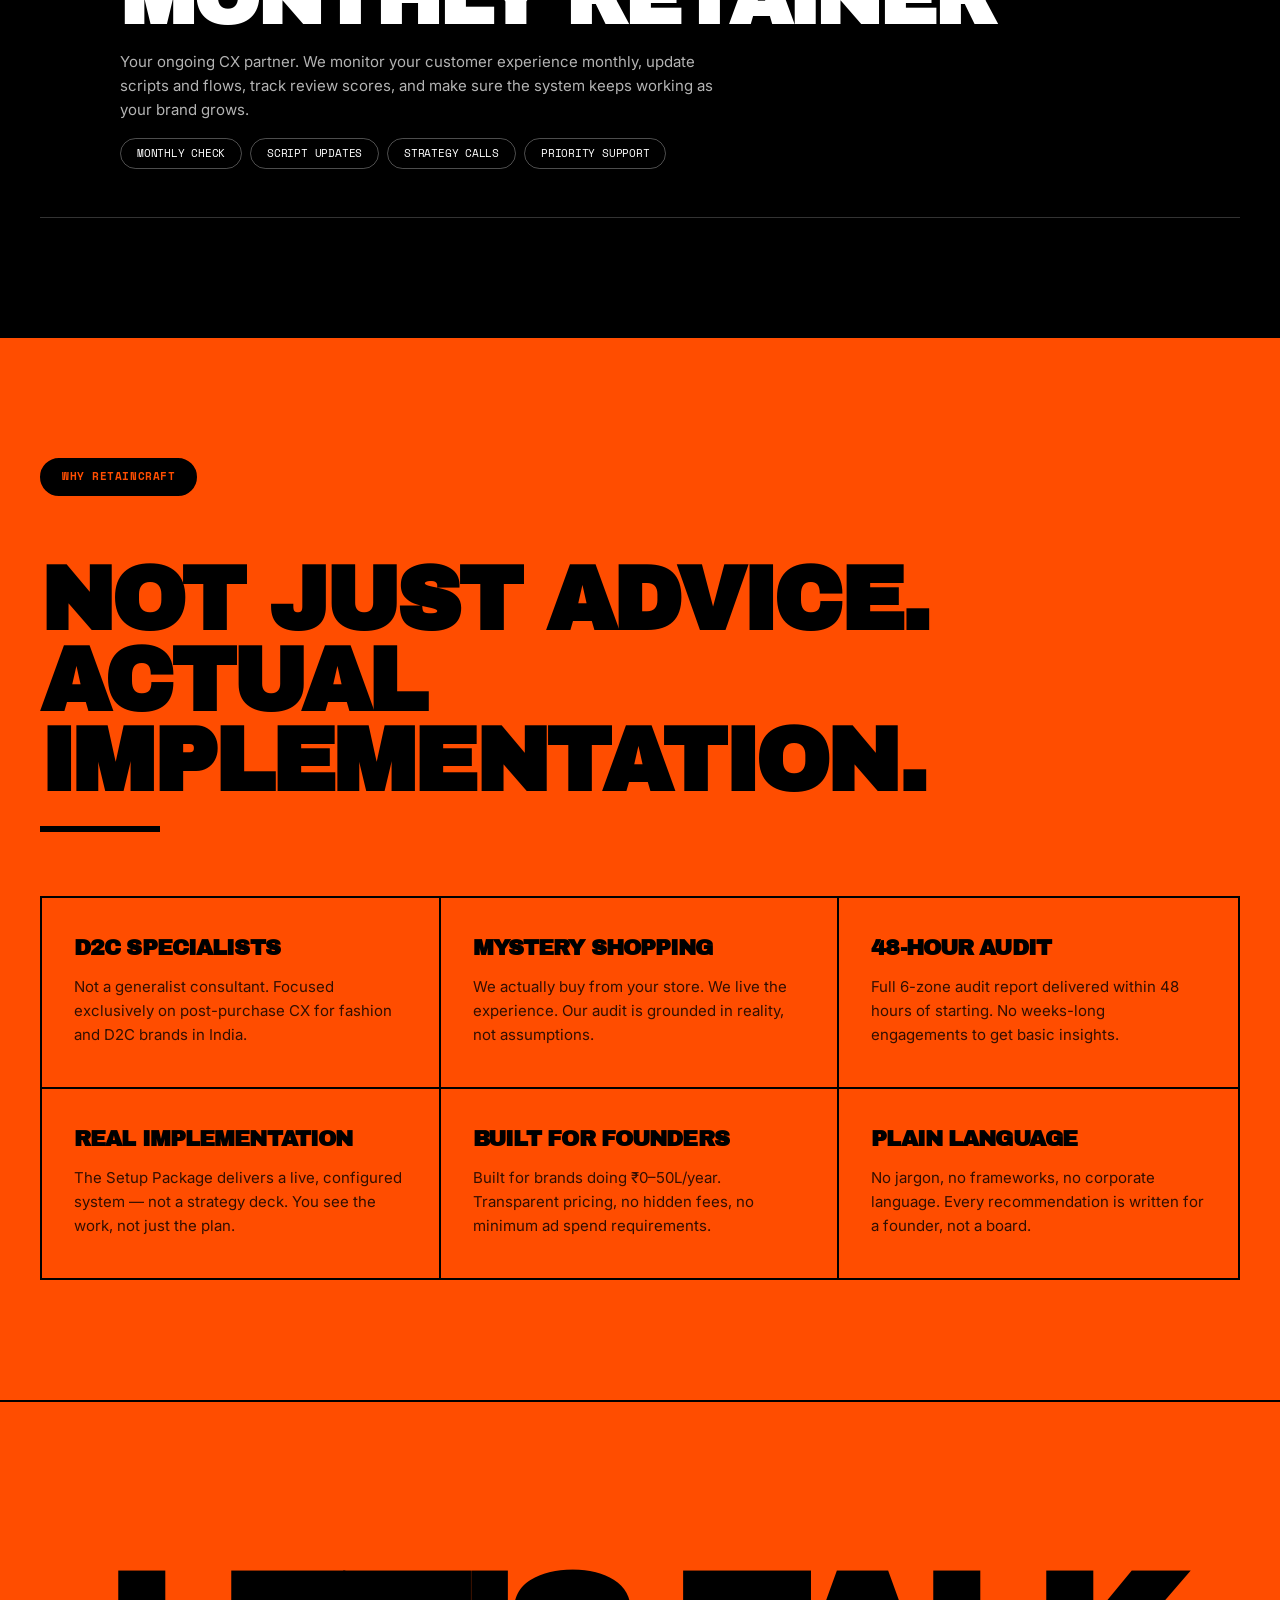
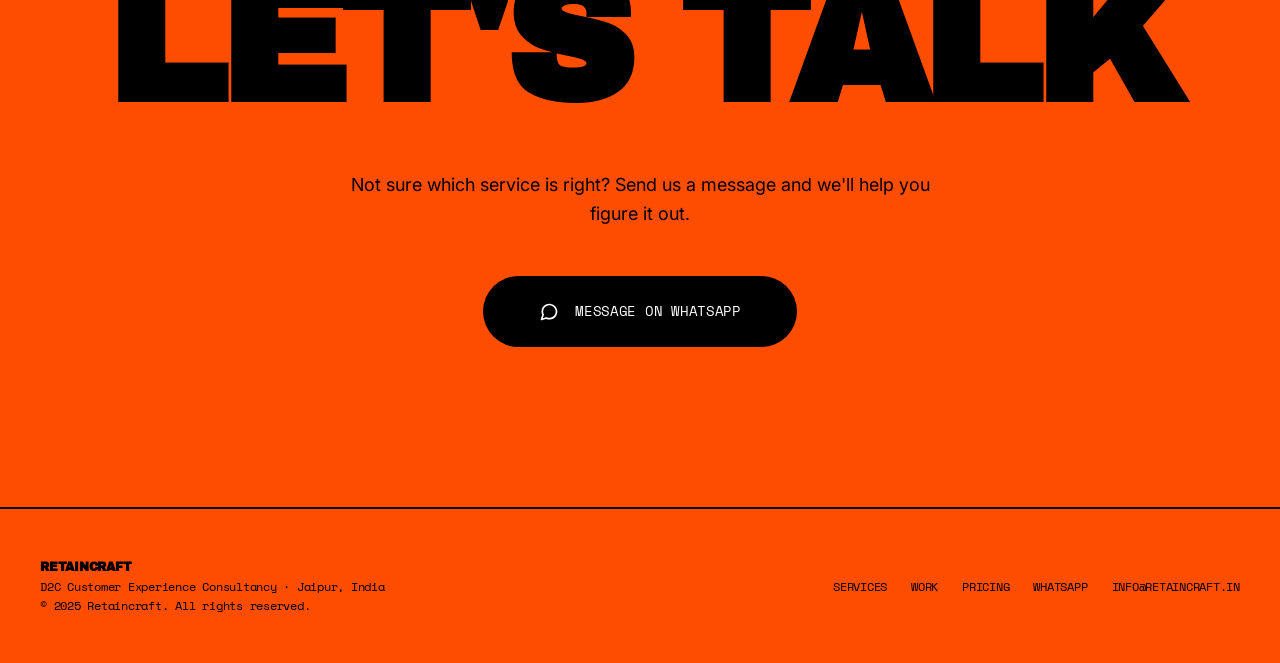
<file: services.html>
<!DOCTYPE html>
<html lang="en">
<head>
  <meta charset="UTF-8">
  <meta name="viewport" content="width=device-width, initial-scale=1.0">
  <title>Services — Retaincraft</title>
  <meta name="description" content="CX Audit, CX Setup Package, and Monthly Retainer — three ways to fix your D2C brand's post-purchase customer experience.">
  <link rel="stylesheet" href="styles.css">
</head>
<body>

  <!-- ═══ NAVIGATION ═══ -->
  <nav class="nav">
    <a href="index.html" class="nav-logo">Retaincraft</a>
    <div class="nav-pill">
      <a href="services.html" class="active">Services</a>
      <a href="work.html">Work</a>
      <a href="process.html">Process</a>
      <a href="pricing.html">Pricing</a>
    </div>
    <div class="nav-social">
      <a href="https://wa.me/919998096981" target="_blank" aria-label="WhatsApp">
        <svg width="24" height="24" viewBox="0 0 24 24" fill="none" stroke="currentColor" stroke-width="2" stroke-linecap="round" stroke-linejoin="round"><path d="M21 11.5a8.38 8.38 0 0 1-.9 3.8 8.5 8.5 0 0 1-7.6 4.7 8.38 8.38 0 0 1-3.8-.9L3 21l1.9-5.7a8.38 8.38 0 0 1-.9-3.8 8.5 8.5 0 0 1 4.7-7.6 8.38 8.38 0 0 1 3.8-.9h.5a8.48 8.48 0 0 1 8 8v.5z"/></svg>
      </a>
    </div>
    <button class="mobile-toggle" aria-label="Menu">☰</button>
  </nav>

  <div class="mobile-nav">
    <button class="mobile-nav-close" aria-label="Close">✕</button>
    <a href="services.html">Services</a>
    <a href="work.html">Work</a>
    <a href="process.html">Process</a>
    <a href="pricing.html">Pricing</a>
    <a href="https://wa.me/919998096981" target="_blank">WhatsApp</a>
  </div>

  <!-- ═══ PAGE HERO ═══ -->
  <section class="page-hero">
    <div class="page-hero-label">Services</div>
    <h1 class="page-hero-title">Three Ways<br>To Work Together</h1>
    <p class="page-hero-desc">Every brand is different. Pick the level that fits where you are right now — or let us recommend one after a quick chat.</p>
    <div class="page-hero-border"></div>
  </section>

  <!-- ═══ SERVICES ═══ -->
  <section class="services" id="services">
    <div class="service-item reveal">
      <div class="service-index mono">01</div>
      <div class="service-content">
        <h2 class="service-title heading">CX Audit</h2>
        <p class="service-desc">A complete audit of your brand's post-purchase experience across 6 zones. We go through your store as a real customer — including placing an actual mystery shopper order — and document every place you're losing customers.</p>
        <div class="service-tags">
          <span class="service-tag">6-Zone Audit</span>
          <span class="service-tag">Mystery Shopper</span>
          <span class="service-tag">Competitor Analysis</span>
          <span class="service-tag">48hr Delivery</span>
        </div>
      </div>
      <div class="service-arrow">↗</div>
    </div>

    <div class="service-item reveal">
      <div class="service-index mono">02</div>
      <div class="service-content">
        <h2 class="service-title heading">CX Setup Package</h2>
        <p class="service-desc">We don't just tell you what's broken — we fix it. Your complete CX infrastructure, built from scratch: helpdesk, email automation, WhatsApp flows, support scripts, and review strategy. Delivered in 7 days.</p>
        <div class="service-tags">
          <span class="service-tag">Helpdesk</span>
          <span class="service-tag">Email Automation</span>
          <span class="service-tag">WhatsApp Flows</span>
          <span class="service-tag">Review Strategy</span>
          <span class="service-tag">7-Day Setup</span>
        </div>
      </div>
      <div class="service-arrow">↗</div>
    </div>

    <div class="service-item reveal">
      <div class="service-index mono">03</div>
      <div class="service-content">
        <h2 class="service-title heading">Monthly Retainer</h2>
        <p class="service-desc">Your ongoing CX partner. We monitor your customer experience monthly, update scripts and flows, track review scores, and make sure the system keeps working as your brand grows.</p>
        <div class="service-tags">
          <span class="service-tag">Monthly Check</span>
          <span class="service-tag">Script Updates</span>
          <span class="service-tag">Strategy Calls</span>
          <span class="service-tag">Priority Support</span>
        </div>
      </div>
      <div class="service-arrow">↗</div>
    </div>
  </section>

  <!-- ═══ WHY US ═══ -->
  <section class="why-us">
    <div class="section-label">Why Retaincraft</div>
    <h2 class="why-us-heading heading reveal">Not Just Advice. Actual Implementation.</h2>
    <div class="why-grid reveal">
      <div class="why-card">
        <h3>D2C Specialists</h3>
        <p>Not a generalist consultant. Focused exclusively on post-purchase CX for fashion and D2C brands in India.</p>
      </div>
      <div class="why-card">
        <h3>Mystery Shopping</h3>
        <p>We actually buy from your store. We live the experience. Our audit is grounded in reality, not assumptions.</p>
      </div>
      <div class="why-card">
        <h3>48-Hour Audit</h3>
        <p>Full 6-zone audit report delivered within 48 hours of starting. No weeks-long engagements to get basic insights.</p>
      </div>
      <div class="why-card">
        <h3>Real Implementation</h3>
        <p>The Setup Package delivers a live, configured system — not a strategy deck. You see the work, not just the plan.</p>
      </div>
      <div class="why-card">
        <h3>Built for Founders</h3>
        <p>Built for brands doing ₹0–50L/year. Transparent pricing, no hidden fees, no minimum ad spend requirements.</p>
      </div>
      <div class="why-card">
        <h3>Plain Language</h3>
        <p>No jargon, no frameworks, no corporate language. Every recommendation is written for a founder, not a board.</p>
      </div>
    </div>
  </section>

  <!-- ═══ CTA ═══ -->
  <section class="cta">
    <h2 class="cta-heading heading reveal">LET'S TALK</h2>
    <p class="reveal" style="font-size: 18px; max-width: 600px; margin: 0 auto 48px; line-height: 1.6;">Not sure which service is right? Send us a message and we'll help you figure it out.</p>
    <a href="https://wa.me/919998096981?text=Hi%2C+I'm+interested+in+learning+more+about+your+services." target="_blank" class="cta-btn reveal">
      <svg width="20" height="20" viewBox="0 0 24 24" fill="none" stroke="currentColor" stroke-width="2" stroke-linecap="round" stroke-linejoin="round"><path d="M21 11.5a8.38 8.38 0 0 1-.9 3.8 8.5 8.5 0 0 1-7.6 4.7 8.38 8.38 0 0 1-3.8-.9L3 21l1.9-5.7a8.38 8.38 0 0 1-.9-3.8 8.5 8.5 0 0 1 4.7-7.6 8.38 8.38 0 0 1 3.8-.9h.5a8.48 8.48 0 0 1 8 8v.5z"/></svg>
      Message on WhatsApp
    </a>
  </section>

  <!-- ═══ FOOTER ═══ -->
  <footer class="footer">
    <div class="footer-left">
      <strong style="font-family: 'Archivo Black', sans-serif; text-transform: uppercase;">Retaincraft</strong><br>
      D2C Customer Experience Consultancy · Jaipur, India<br>
      © 2025 Retaincraft. All rights reserved.
    </div>
    <div class="footer-links">
      <a href="services.html">Services</a>
      <a href="work.html">Work</a>
      <a href="pricing.html">Pricing</a>
      <a href="https://wa.me/919998096981" target="_blank">WhatsApp</a>
      <a href="mailto:info@retaincraft.in">info@retaincraft.in</a>
    </div>
  </footer>

  <script src="script.js"></script>
</body>
</html>
</file>
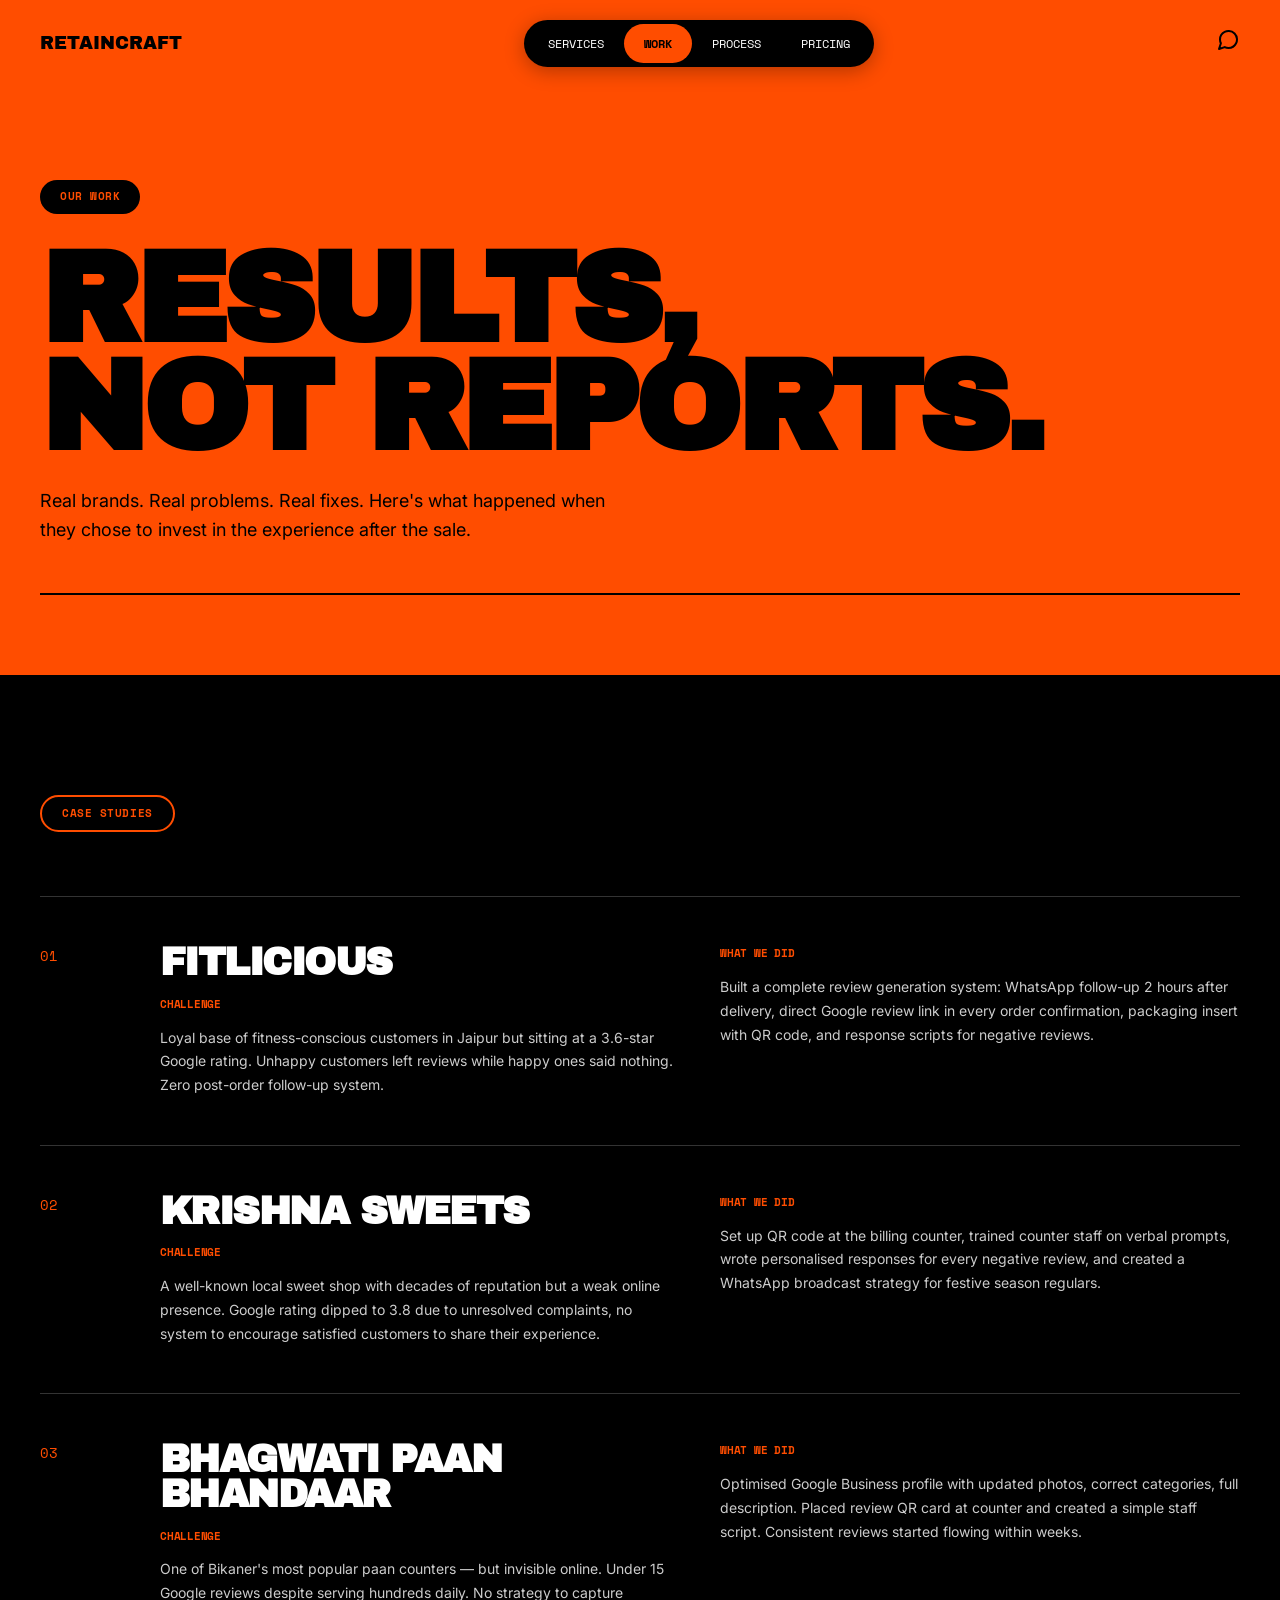
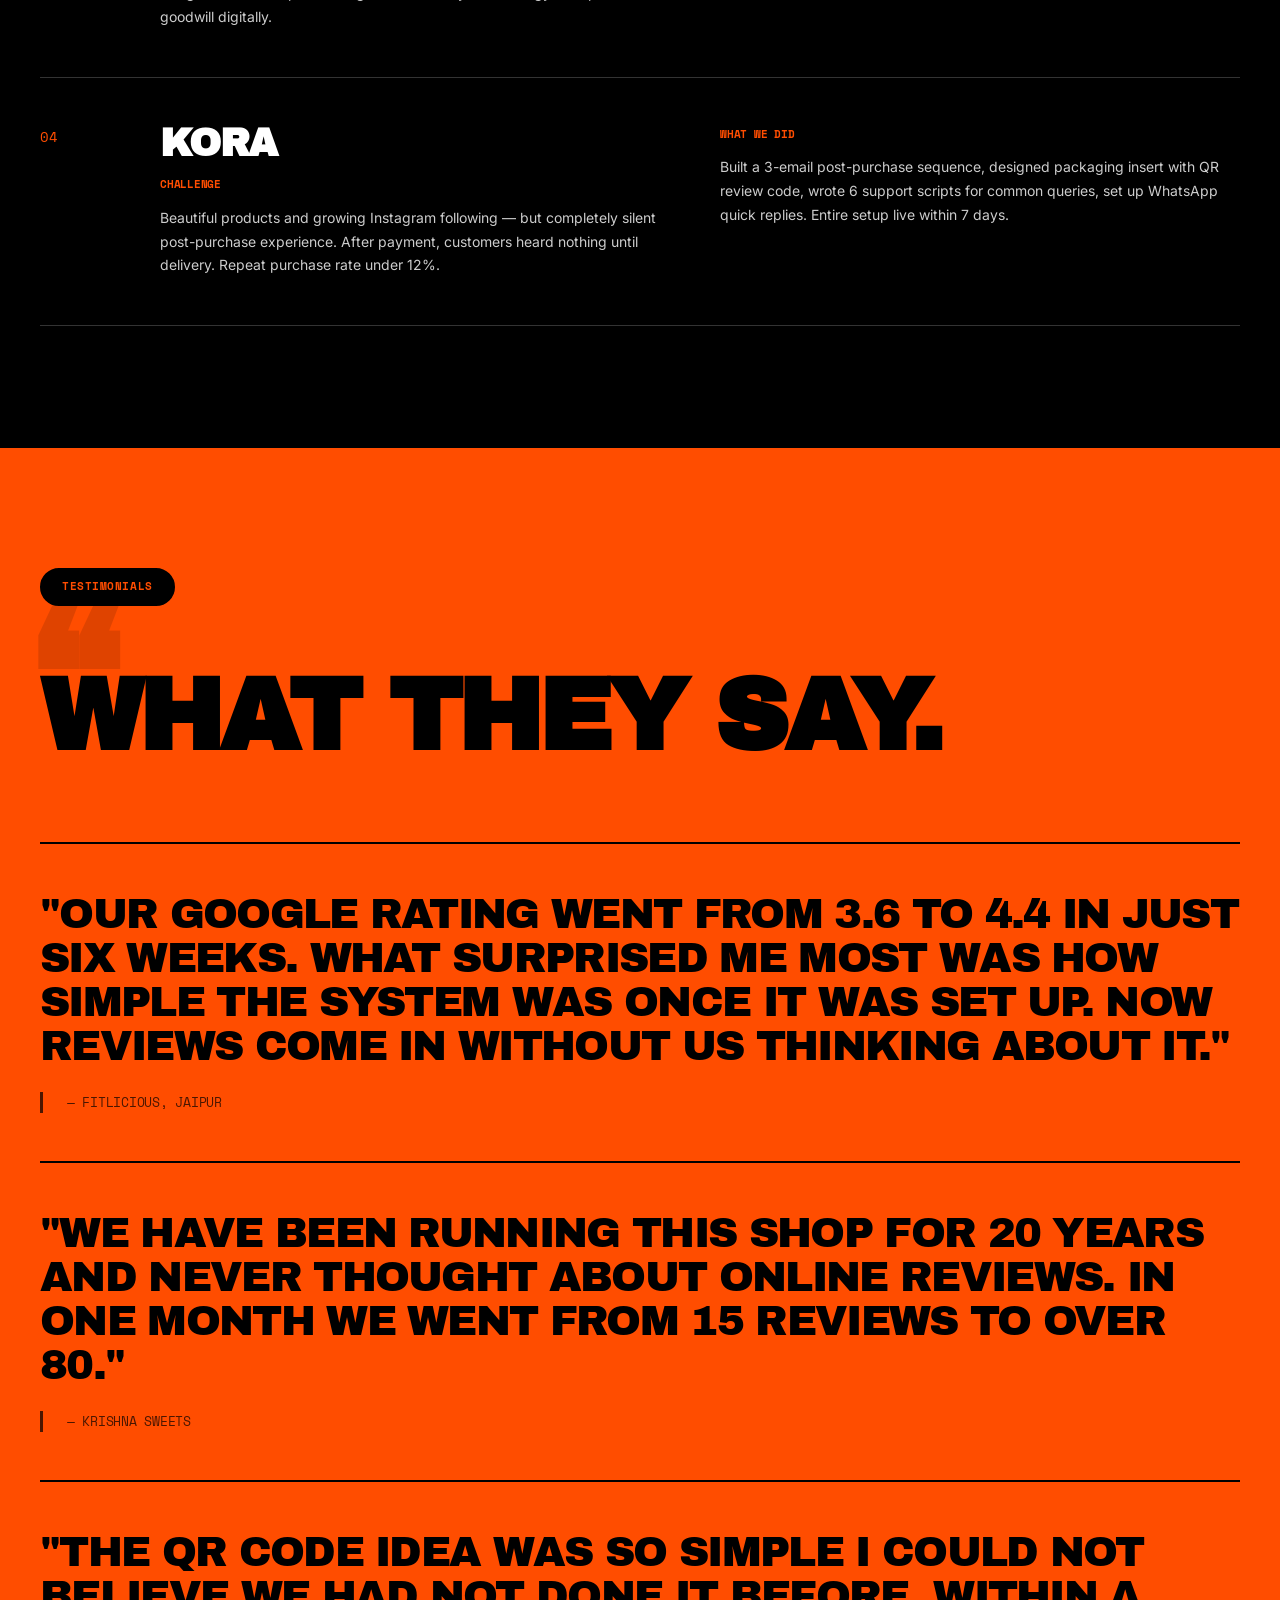
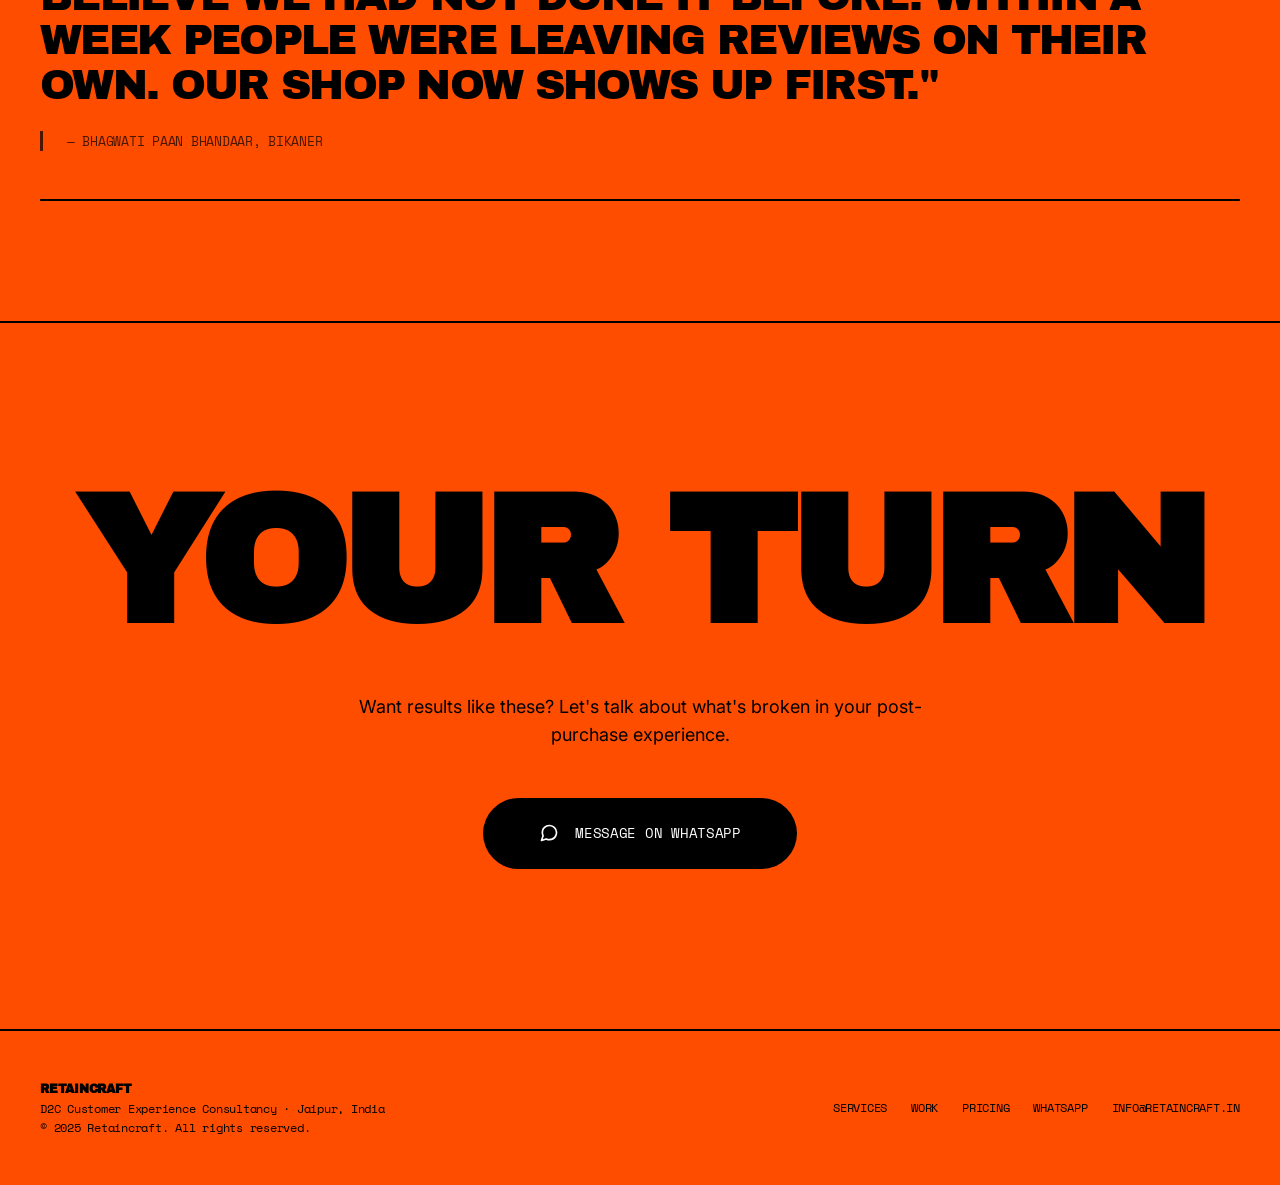
<file: work.html>
<!DOCTYPE html>
<html lang="en">
<head>
  <meta charset="UTF-8">
  <meta name="viewport" content="width=device-width, initial-scale=1.0">
  <title>Work — Retaincraft</title>
  <meta name="description" content="See how we've helped brands like Fitlicious, Krishna Sweets, and Kora transform their post-purchase customer experience.">
  <link rel="stylesheet" href="styles.css">
</head>
<body>

  <!-- ═══ NAVIGATION ═══ -->
  <nav class="nav">
    <a href="index.html" class="nav-logo">Retaincraft</a>
    <div class="nav-pill">
      <a href="services.html">Services</a>
      <a href="work.html" class="active">Work</a>
      <a href="process.html">Process</a>
      <a href="pricing.html">Pricing</a>
    </div>
    <div class="nav-social">
      <a href="https://wa.me/919998096981" target="_blank" aria-label="WhatsApp">
        <svg width="24" height="24" viewBox="0 0 24 24" fill="none" stroke="currentColor" stroke-width="2" stroke-linecap="round" stroke-linejoin="round"><path d="M21 11.5a8.38 8.38 0 0 1-.9 3.8 8.5 8.5 0 0 1-7.6 4.7 8.38 8.38 0 0 1-3.8-.9L3 21l1.9-5.7a8.38 8.38 0 0 1-.9-3.8 8.5 8.5 0 0 1 4.7-7.6 8.38 8.38 0 0 1 3.8-.9h.5a8.48 8.48 0 0 1 8 8v.5z"/></svg>
      </a>
    </div>
    <button class="mobile-toggle" aria-label="Menu">☰</button>
  </nav>

  <div class="mobile-nav">
    <button class="mobile-nav-close" aria-label="Close">✕</button>
    <a href="services.html">Services</a>
    <a href="work.html">Work</a>
    <a href="process.html">Process</a>
    <a href="pricing.html">Pricing</a>
    <a href="https://wa.me/919998096981" target="_blank">WhatsApp</a>
  </div>

  <!-- ═══ PAGE HERO ═══ -->
  <section class="page-hero">
    <div class="page-hero-label">Our Work</div>
    <h1 class="page-hero-title">Results,<br>Not Reports.</h1>
    <p class="page-hero-desc">Real brands. Real problems. Real fixes. Here's what happened when they chose to invest in the experience after the sale.</p>
    <div class="page-hero-border"></div>
  </section>

  <!-- ═══ CASE STUDIES ═══ -->
  <section class="work" id="work">
    <div class="section-label">Case Studies</div>

    <div class="case-study reveal">
      <div class="case-index mono">01</div>
      <div class="case-challenge">
        <h2 class="case-title">Fitlicious</h2>
        <h4>Challenge</h4>
        <p>Loyal base of fitness-conscious customers in Jaipur but sitting at a 3.6-star Google rating. Unhappy customers left reviews while happy ones said nothing. Zero post-order follow-up system.</p>
      </div>
      <div class="case-solution">
        <h4>What We Did</h4>
        <p>Built a complete review generation system: WhatsApp follow-up 2 hours after delivery, direct Google review link in every order confirmation, packaging insert with QR code, and response scripts for negative reviews.</p>
      </div>
    </div>

    <div class="case-study reveal">
      <div class="case-index mono">02</div>
      <div class="case-challenge">
        <h2 class="case-title">Krishna Sweets</h2>
        <h4>Challenge</h4>
        <p>A well-known local sweet shop with decades of reputation but a weak online presence. Google rating dipped to 3.8 due to unresolved complaints, no system to encourage satisfied customers to share their experience.</p>
      </div>
      <div class="case-solution">
        <h4>What We Did</h4>
        <p>Set up QR code at the billing counter, trained counter staff on verbal prompts, wrote personalised responses for every negative review, and created a WhatsApp broadcast strategy for festive season regulars.</p>
      </div>
    </div>

    <div class="case-study reveal">
      <div class="case-index mono">03</div>
      <div class="case-challenge">
        <h2 class="case-title">Bhagwati Paan Bhandaar</h2>
        <h4>Challenge</h4>
        <p>One of Bikaner's most popular paan counters — but invisible online. Under 15 Google reviews despite serving hundreds daily. No strategy to capture goodwill digitally.</p>
      </div>
      <div class="case-solution">
        <h4>What We Did</h4>
        <p>Optimised Google Business profile with updated photos, correct categories, full description. Placed review QR card at counter and created a simple staff script. Consistent reviews started flowing within weeks.</p>
      </div>
    </div>

    <div class="case-study reveal">
      <div class="case-index mono">04</div>
      <div class="case-challenge">
        <h2 class="case-title">Kora</h2>
        <h4>Challenge</h4>
        <p>Beautiful products and growing Instagram following — but completely silent post-purchase experience. After payment, customers heard nothing until delivery. Repeat purchase rate under 12%.</p>
      </div>
      <div class="case-solution">
        <h4>What We Did</h4>
        <p>Built a 3-email post-purchase sequence, designed packaging insert with QR review code, wrote 6 support scripts for common queries, set up WhatsApp quick replies. Entire setup live within 7 days.</p>
      </div>
    </div>
  </section>

  <!-- ═══ TESTIMONIALS ═══ -->
  <section class="testimonials">
    <div class="section-label">Testimonials</div>
    <h2 class="testimonials-heading heading reveal">What They Say.</h2>

    <div class="testimonial-item reveal">
      <p class="testimonial-quote">"Our Google rating went from 3.6 to 4.4 in just six weeks. What surprised me most was how simple the system was once it was set up. Now reviews come in without us thinking about it."</p>
      <p class="testimonial-author mono">— Fitlicious, Jaipur</p>
    </div>

    <div class="testimonial-item reveal">
      <p class="testimonial-quote">"We have been running this shop for 20 years and never thought about online reviews. In one month we went from 15 reviews to over 80."</p>
      <p class="testimonial-author mono">— Krishna Sweets</p>
    </div>

    <div class="testimonial-item reveal">
      <p class="testimonial-quote">"The QR code idea was so simple I could not believe we had not done it before. Within a week people were leaving reviews on their own. Our shop now shows up first."</p>
      <p class="testimonial-author mono">— Bhagwati Paan Bhandaar, Bikaner</p>
    </div>
  </section>

  <!-- ═══ CTA ═══ -->
  <section class="cta">
    <h2 class="cta-heading heading reveal">YOUR TURN</h2>
    <p class="reveal" style="font-size: 18px; max-width: 600px; margin: 0 auto 48px; line-height: 1.6;">Want results like these? Let's talk about what's broken in your post-purchase experience.</p>
    <a href="https://wa.me/919998096981?text=Hi%2C+I+saw+your+case+studies+and+want+to+talk+about+my+brand." target="_blank" class="cta-btn reveal">
      <svg width="20" height="20" viewBox="0 0 24 24" fill="none" stroke="currentColor" stroke-width="2" stroke-linecap="round" stroke-linejoin="round"><path d="M21 11.5a8.38 8.38 0 0 1-.9 3.8 8.5 8.5 0 0 1-7.6 4.7 8.38 8.38 0 0 1-3.8-.9L3 21l1.9-5.7a8.38 8.38 0 0 1-.9-3.8 8.5 8.5 0 0 1 4.7-7.6 8.38 8.38 0 0 1 3.8-.9h.5a8.48 8.48 0 0 1 8 8v.5z"/></svg>
      Message on WhatsApp
    </a>
  </section>

  <!-- ═══ FOOTER ═══ -->
  <footer class="footer">
    <div class="footer-left">
      <strong style="font-family: 'Archivo Black', sans-serif; text-transform: uppercase;">Retaincraft</strong><br>
      D2C Customer Experience Consultancy · Jaipur, India<br>
      © 2025 Retaincraft. All rights reserved.
    </div>
    <div class="footer-links">
      <a href="services.html">Services</a>
      <a href="work.html">Work</a>
      <a href="pricing.html">Pricing</a>
      <a href="https://wa.me/919998096981" target="_blank">WhatsApp</a>
      <a href="mailto:info@retaincraft.in">info@retaincraft.in</a>
    </div>
  </footer>

  <script src="script.js"></script>
</body>
</html>
</file>
<file: styles.css>
@import url('https://fonts.googleapis.com/css2?family=Archivo+Black&family=Inter:wght@400;500;600&family=Space+Mono:wght@400;700&display=swap');

:root {
  --orange: #FF4D00;
  --black: #000000;
  --white: #FFFFFF;
  --border: 2px solid var(--black);
  --border-white: 1px solid rgba(255,255,255,0.2);
}

*, *::before, *::after { margin: 0; padding: 0; box-sizing: border-box; }

::selection { background: var(--black); color: var(--orange); }

html { scroll-behavior: smooth; font-size: 16px; }

body {
  font-family: 'Inter', sans-serif;
  background: var(--orange);
  color: var(--black);
  overflow-x: hidden;
  line-height: 1.6;
}

/* ── TYPOGRAPHY ── */
h1, h2, h3, .heading {
  font-family: 'Archivo Black', sans-serif;
  text-transform: uppercase;
  letter-spacing: -0.04em;
  line-height: 0.9;
}

.mono {
  font-family: 'Space Mono', monospace;
  letter-spacing: -0.02em;
}

/* ── FLOATING NAV ── */
.nav {
  position: fixed;
  top: 0;
  left: 0;
  right: 0;
  z-index: 1000;
  display: flex;
  align-items: center;
  justify-content: space-between;
  padding: 20px 40px;
}

.nav-logo {
  font-family: 'Archivo Black', sans-serif;
  font-size: 18px;
  text-transform: uppercase;
  color: var(--black);
  text-decoration: none;
}

.nav-pill {
  display: flex;
  gap: 0;
  background: var(--black);
  border-radius: 999px;
  padding: 4px;
  box-shadow: 0 4px 20px rgba(0,0,0,0.3);
}

.nav-pill a {
  font-family: 'Space Mono', monospace;
  font-size: 12px;
  color: var(--white);
  text-decoration: none;
  padding: 10px 20px;
  border-radius: 999px;
  transition: all 0.3s ease;
  text-transform: uppercase;
}

.nav-pill a:hover {
  background: var(--white);
  color: var(--black);
}

.nav-social a {
  color: var(--black);
  text-decoration: none;
  transition: transform 0.3s ease;
  display: inline-flex;
}

.nav-social a:hover { transform: scale(1.1); }

.mobile-toggle {
  display: none;
  background: var(--black);
  border: none;
  color: var(--white);
  width: 44px;
  height: 44px;
  border-radius: 999px;
  font-size: 20px;
  cursor: pointer;
}

/* ── HERO ── */
.hero {
  min-height: 100vh;
  display: flex;
  flex-direction: column;
  justify-content: center;
  align-items: center;
  padding: 120px 40px 0;
  position: relative;
}

.hero-title {
  font-size: 16vw;
  text-align: center;
  line-height: 0.85;
  color: var(--black);
}

.hero-subtitle {
  font-family: 'Inter', sans-serif;
  font-size: clamp(14px, 1.5vw, 18px);
  max-width: 600px;
  text-align: center;
  margin-top: 32px;
  line-height: 1.6;
  text-transform: none;
  letter-spacing: 0;
}

.hero-border {
  width: 100%;
  border-top: var(--border);
  margin-top: 48px;
}

.hero-meta {
  width: 100%;
  display: flex;
  justify-content: space-between;
  align-items: center;
  padding: 24px 0;
}

.hero-meta-left, .hero-meta-right {
  font-family: 'Space Mono', monospace;
  font-size: 12px;
  letter-spacing: -0.02em;
  text-transform: uppercase;
}

.hero-meta-right { text-align: right; }

/* ── SCROLL INDICATOR ── */
.scroll-indicator {
  width: 144px;
  height: 144px;
  position: relative;
}

.scroll-indicator svg {
  width: 100%;
  height: 100%;
  animation: spin 12s linear infinite;
}

.scroll-indicator .arrow {
  position: absolute;
  top: 50%;
  left: 50%;
  transform: translate(-50%, -50%);
  font-size: 24px;
}

@keyframes spin { to { transform: rotate(360deg); } }

/* ── STATS ROW ── */
.stats-row {
  display: flex;
  width: 100%;
  border-top: var(--border);
  margin-top: 0;
}

.stat-item {
  flex: 1;
  padding: 32px 24px;
  border-right: var(--border);
  text-align: center;
}

.stat-item:last-child { border-right: none; }

.stat-number {
  font-family: 'Archivo Black', sans-serif;
  font-size: clamp(36px, 5vw, 64px);
  line-height: 0.9;
  text-transform: uppercase;
}

.stat-label {
  font-family: 'Space Mono', monospace;
  font-size: 11px;
  text-transform: uppercase;
  margin-top: 8px;
  letter-spacing: -0.02em;
}

/* ── PROBLEM SECTION ── */
.problem {
  padding: 120px 40px;
  background: var(--orange);
}

.problem-heading {
  font-size: clamp(32px, 5vw, 72px);
  max-width: 1200px;
  margin: 0 auto;
}

.problem-grid {
  display: grid;
  grid-template-columns: repeat(2, 1fr);
  gap: 0;
  max-width: 1200px;
  margin: 64px auto 0;
  border: var(--border);
}

.problem-card {
  padding: 40px;
  border-bottom: var(--border);
  border-right: var(--border);
  transition: background 0.3s ease;
}

.problem-card:nth-child(2n) { border-right: none; }
.problem-card:nth-last-child(-n+2) { border-bottom: none; }

.problem-card:hover { background: var(--black); color: var(--white); }

.problem-card h3 {
  font-size: 14px;
  font-family: 'Space Mono', monospace;
  margin-bottom: 16px;
  color: var(--black);
  letter-spacing: -0.02em;
  font-weight: 700;
}

.problem-card:hover h3 { color: var(--orange); }

.problem-card .mono-idx {
  display: block;
  font-size: 11px;
  opacity: 0.5;
  margin-bottom: 8px;
}

.problem-card p {
  font-size: 15px;
  line-height: 1.6;
}

/* ── MARQUEE ── */
.marquee-section {
  background: var(--black);
  padding: 60px 0;
  transform: skewY(-2deg);
  margin: -40px 0;
  overflow: hidden;
  position: relative;
  z-index: 2;
}

.marquee-track {
  display: flex;
  width: max-content;
  animation: marquee 20s linear infinite;
}

.marquee-track.reverse { animation: marquee-reverse 25s linear infinite; }

.marquee-text {
  font-family: 'Archivo Black', sans-serif;
  font-size: 10vw;
  text-transform: uppercase;
  white-space: nowrap;
  padding: 0 40px;
  line-height: 1.1;
}

.marquee-text.orange { color: var(--orange); }
.marquee-text.white { color: var(--white); opacity: 0.8; }

@keyframes marquee {
  0% { transform: translateX(0); }
  100% { transform: translateX(-50%); }
}

@keyframes marquee-reverse {
  0% { transform: translateX(-50%); }
  100% { transform: translateX(0); }
}

/* ── SERVICES (Vertical List) ── */
.services {
  background: var(--black);
  color: var(--white);
  padding: 120px 40px;
}

.section-label {
  font-family: 'Space Mono', monospace;
  font-size: 11px;
  text-transform: uppercase;
  letter-spacing: 0.05em;
  margin-bottom: 64px;
  color: var(--black);
  display: inline-block;
  padding: 8px 20px;
  background: var(--orange);
  border: 2px solid var(--black);
  border-radius: 999px;
  font-weight: 700;
}

.services .section-label,
.work .section-label,
.pricing .section-label {
  background: transparent;
  border-color: var(--orange);
  color: var(--orange);
}

.testimonials .section-label,
.why-us .section-label {
  background: var(--black);
  color: var(--orange);
  border-color: var(--black);
}

.service-item {
  display: flex;
  align-items: flex-start;
  gap: 40px;
  padding: 48px 0;
  border-top: var(--border-white);
  cursor: pointer;
  transition: all 0.4s ease;
  position: relative;
}

.service-item:last-child { border-bottom: var(--border-white); }

.service-item:hover { background: rgba(255,255,255,0.05); padding-left: 24px; }

.service-index {
  font-family: 'Space Mono', monospace;
  color: var(--orange);
  font-size: 14px;
  min-width: 40px;
  padding-top: 10px;
}

.service-content { flex: 1; }

.service-title {
  font-size: clamp(32px, 7vw, 80px);
  line-height: 0.9;
  transition: transform 0.4s ease;
  margin-bottom: 16px;
}

.service-item:hover .service-title { transform: translateX(16px); }

.service-desc {
  font-size: 15px;
  line-height: 1.6;
  max-width: 600px;
  opacity: 0.7;
  margin-bottom: 16px;
}

.service-tags {
  display: flex;
  flex-wrap: wrap;
  gap: 8px;
}

.service-tag {
  font-family: 'Space Mono', monospace;
  font-size: 11px;
  text-transform: uppercase;
  padding: 6px 16px;
  border: 1px solid rgba(255,255,255,0.3);
  border-radius: 999px;
  color: var(--white);
  letter-spacing: -0.02em;
}

.service-arrow {
  font-size: 48px;
  color: var(--orange);
  opacity: 0;
  transform: rotate(0deg);
  transition: all 0.4s ease;
  align-self: center;
}

.service-item:hover .service-arrow {
  opacity: 1;
  transform: rotate(-45deg);
}

/* ── PROCESS ── */
.process {
  padding: 120px 40px;
  background: var(--orange);
}

.process-heading {
  font-size: clamp(36px, 6vw, 80px);
  margin-bottom: 80px;
  max-width: 800px;
}

.process-grid {
  display: grid;
  grid-template-columns: repeat(4, 1fr);
  gap: 0;
  border: var(--border);
}

.process-step {
  padding: 40px 32px;
  border-right: var(--border);
  position: relative;
  transition: background 0.3s ease;
}

.process-step:last-child { border-right: none; }
.process-step:hover { background: var(--black); color: var(--white); }

.process-number {
  font-family: 'Archivo Black', sans-serif;
  font-size: 64px;
  line-height: 0.9;
  opacity: 0.15;
  margin-bottom: 24px;
}

.process-step:hover .process-number { color: var(--orange); opacity: 1; }

.process-step-title {
  font-family: 'Archivo Black', sans-serif;
  font-size: 20px;
  text-transform: uppercase;
  margin-bottom: 16px;
  letter-spacing: -0.04em;
}

.process-step p {
  font-size: 14px;
  line-height: 1.6;
  opacity: 0.8;
}

/* ── WORK / CASE STUDIES ── */
.work {
  background: var(--black);
  color: var(--white);
  padding: 120px 40px;
}

.work-heading {
  font-size: clamp(36px, 6vw, 80px);
  margin-bottom: 80px;
}

.case-study {
  display: grid;
  grid-template-columns: 80px 1fr 1fr;
  gap: 40px;
  padding: 48px 0;
  border-top: var(--border-white);
  transition: all 0.3s ease;
}

.case-study:last-child { border-bottom: var(--border-white); }

.case-study:hover { padding-left: 16px; }

.case-index {
  font-family: 'Space Mono', monospace;
  color: var(--orange);
  font-size: 14px;
}

.case-title {
  font-family: 'Archivo Black', sans-serif;
  font-size: clamp(24px, 3vw, 40px);
  text-transform: uppercase;
  line-height: 0.9;
  margin-bottom: 16px;
  letter-spacing: -0.04em;
}

.case-challenge h4, .case-solution h4 {
  font-family: 'Space Mono', monospace;
  font-size: 11px;
  text-transform: uppercase;
  color: var(--orange);
  margin-bottom: 12px;
  letter-spacing: -0.02em;
}

.case-challenge p, .case-solution p {
  font-size: 14px;
  line-height: 1.7;
  opacity: 0.8;
}

/* ── TESTIMONIALS ── */
.testimonials {
  padding: 120px 40px;
  background: var(--orange);
  border-top: var(--border);
}

.testimonials-heading {
  font-size: clamp(48px, 8vw, 120px);
  margin-bottom: 80px;
  position: relative;
}

.testimonials-heading::before {
  content: '\201C';
  font-size: clamp(80px, 14vw, 200px);
  position: absolute;
  top: -0.5em;
  left: -0.05em;
  opacity: 0.12;
  line-height: 1;
  pointer-events: none;
}

.testimonial-item {
  padding: 48px 0;
  border-top: var(--border);
  position: relative;
}

.testimonial-item:last-child { border-bottom: var(--border); }

.testimonial-quote {
  font-family: 'Archivo Black', sans-serif;
  font-size: clamp(22px, 3.5vw, 42px);
  text-transform: uppercase;
  line-height: 1.05;
  letter-spacing: -0.04em;
  margin-bottom: 24px;
}

.testimonial-author {
  font-family: 'Space Mono', monospace;
  font-size: 13px;
  text-transform: uppercase;
  opacity: 0.7;
  padding-left: 24px;
  border-left: 3px solid var(--black);
}

/* ── PRICING ── */
.pricing {
  background: var(--black);
  color: var(--white);
  padding: 120px 40px;
}

.pricing-heading {
  font-size: clamp(36px, 6vw, 80px);
  margin-bottom: 16px;
}

.pricing-sub {
  font-family: 'Inter', sans-serif;
  font-size: 16px;
  opacity: 0.7;
  margin-bottom: 80px;
  max-width: 600px;
}

.pricing-grid {
  display: grid;
  grid-template-columns: repeat(3, 1fr);
  gap: 0;
  border: 2px solid rgba(255,255,255,0.2);
}

.pricing-card {
  padding: 48px 36px;
  border-right: 1px solid rgba(255,255,255,0.2);
  display: flex;
  flex-direction: column;
  transition: background 0.3s ease;
}

.pricing-card:last-child { border-right: none; }
.pricing-card:hover { background: rgba(255,255,255,0.05); }

.pricing-label {
  font-family: 'Space Mono', monospace;
  font-size: 11px;
  text-transform: uppercase;
  color: var(--orange);
  margin-bottom: 16px;
  letter-spacing: -0.02em;
}

.pricing-name {
  font-family: 'Archivo Black', sans-serif;
  font-size: clamp(24px, 3vw, 36px);
  text-transform: uppercase;
  line-height: 0.9;
  letter-spacing: -0.04em;
  margin-bottom: 24px;
}

.pricing-features {
  list-style: none;
  flex: 1;
  margin-bottom: 32px;
}

.pricing-features li {
  font-size: 14px;
  padding: 10px 0;
  border-bottom: 1px solid rgba(255,255,255,0.1);
  line-height: 1.5;
  display: flex;
  gap: 10px;
}

.pricing-features li::before {
  content: '→';
  color: var(--orange);
  font-family: 'Space Mono', monospace;
  flex-shrink: 0;
}

.btn-whatsapp {
  display: inline-flex;
  align-items: center;
  justify-content: center;
  gap: 10px;
  font-family: 'Space Mono', monospace;
  font-size: 12px;
  text-transform: uppercase;
  padding: 16px 32px;
  background: var(--orange);
  color: var(--black);
  text-decoration: none;
  border: none;
  border-radius: 999px;
  cursor: pointer;
  transition: all 0.3s ease;
  letter-spacing: -0.02em;
  font-weight: 700;
}

.btn-whatsapp:hover {
  transform: scale(1.05);
  background: var(--white);
  color: var(--black);
}

/* ── WHY US ── */
.why-us {
  padding: 120px 40px;
  background: var(--orange);
}

.why-us-heading {
  font-size: clamp(40px, 7vw, 100px);
  margin-bottom: 0;
  position: relative;
}

.why-us-heading::after {
  content: '';
  display: block;
  width: 120px;
  height: 6px;
  background: var(--black);
  margin-top: 24px;
}

.why-grid {
  display: grid;
  grid-template-columns: repeat(3, 1fr);
  gap: 0;
  border: var(--border);
  margin-top: 64px;
}

.why-card {
  padding: 40px 32px;
  border-right: var(--border);
  border-bottom: var(--border);
  transition: all 0.3s ease;
}

.why-card:nth-child(3n) { border-right: none; }
.why-card:nth-last-child(-n+3) { border-bottom: none; }
.why-card:hover { background: var(--black); color: var(--white); }

.why-card h3 {
  font-family: 'Archivo Black', sans-serif;
  font-size: 22px;
  text-transform: uppercase;
  margin-bottom: 16px;
  letter-spacing: -0.04em;
  line-height: 0.95;
}

.why-card p {
  font-size: 15px;
  line-height: 1.6;
  opacity: 0.8;
}

/* ── GIANT CTA ── */
.cta {
  padding: 160px 40px;
  text-align: center;
  background: var(--orange);
  border-top: var(--border);
}

.cta-heading {
  font-size: clamp(48px, 14vw, 200px);
  margin-bottom: 48px;
}

.cta-btn {
  display: inline-flex;
  align-items: center;
  gap: 16px;
  font-family: 'Space Mono', monospace;
  font-size: 14px;
  text-transform: uppercase;
  padding: 24px 56px;
  background: var(--black);
  color: var(--white);
  text-decoration: none;
  border-radius: 999px;
  transition: all 0.3s ease;
  letter-spacing: -0.02em;
}

.cta-btn:hover { transform: scale(1.1); }

.cta-sub {
  margin-top: 32px;
  display: flex;
  justify-content: center;
  gap: 32px;
}

.cta-sub a {
  font-family: 'Space Mono', monospace;
  font-size: 12px;
  color: var(--black);
  text-decoration: none;
  text-transform: uppercase;
  border-bottom: 1px solid var(--black);
  padding-bottom: 2px;
  transition: opacity 0.3s;
}

.cta-sub a:hover { opacity: 0.6; }

/* ── FOOTER ── */
.footer {
  padding: 48px 40px;
  border-top: var(--border);
  display: flex;
  justify-content: space-between;
  align-items: center;
  flex-wrap: wrap;
  gap: 24px;
  background: var(--orange);
}

.footer-left {
  font-family: 'Space Mono', monospace;
  font-size: 12px;
  letter-spacing: -0.02em;
}

.footer-links {
  display: flex;
  gap: 24px;
}

.footer-links a {
  font-family: 'Space Mono', monospace;
  font-size: 12px;
  color: var(--black);
  text-decoration: none;
  text-transform: uppercase;
  letter-spacing: -0.02em;
  transition: opacity 0.3s;
}

.footer-links a:hover { opacity: 0.6; }

/* ── MOBILE NAV OVERLAY ── */
.mobile-nav {
  display: none;
  position: fixed;
  inset: 0;
  background: var(--black);
  z-index: 999;
  flex-direction: column;
  justify-content: center;
  align-items: center;
  gap: 32px;
}

.mobile-nav.active { display: flex; }

.mobile-nav a {
  font-family: 'Archivo Black', sans-serif;
  font-size: 10vw;
  color: var(--white);
  text-decoration: none;
  text-transform: uppercase;
  transition: color 0.3s;
}

.mobile-nav a:hover { color: var(--orange); }

.mobile-nav-close {
  position: absolute;
  top: 20px;
  right: 40px;
  background: none;
  border: none;
  color: var(--white);
  font-size: 32px;
  cursor: pointer;
}

/* ── ANIMATIONS ── */
.reveal {
  opacity: 0;
  transform: translateY(40px);
  transition: all 0.8s cubic-bezier(0.16, 1, 0.3, 1);
}

.reveal.visible {
  opacity: 1;
  transform: translateY(0);
}

/* ── PAGE HERO (Inner Pages) ── */
.page-hero {
  padding: 180px 40px 80px;
  background: var(--orange);
  position: relative;
}

.page-hero-label {
  font-family: 'Space Mono', monospace;
  font-size: 11px;
  text-transform: uppercase;
  letter-spacing: 0.05em;
  display: inline-block;
  padding: 8px 20px;
  background: var(--black);
  color: var(--orange);
  border-radius: 999px;
  font-weight: 700;
  margin-bottom: 32px;
}

.page-hero-title {
  font-family: 'Archivo Black', sans-serif;
  font-size: clamp(48px, 10vw, 140px);
  text-transform: uppercase;
  line-height: 0.85;
  letter-spacing: -0.04em;
  color: var(--black);
}

.page-hero-desc {
  font-size: clamp(15px, 1.5vw, 18px);
  max-width: 600px;
  margin-top: 24px;
  line-height: 1.6;
}

.page-hero-border {
  width: 100%;
  border-top: var(--border);
  margin-top: 48px;
}

/* ── NAV ACTIVE ── */
.nav-pill a.active {
  background: var(--orange);
  color: var(--black);
  font-weight: 700;
}

/* ── PAGE TRANSITION ── */
body {
  animation: pageIn 0.5s ease-out;
}

@keyframes pageIn {
  from { opacity: 0; transform: translateY(16px); }
  to { opacity: 1; transform: translateY(0); }
}

/* ── SERVICES PREVIEW (Homepage) ── */
.services-preview {
  background: var(--black);
  color: var(--white);
  padding: 120px 40px;
}

.services-preview-grid {
  display: grid;
  grid-template-columns: repeat(3, 1fr);
  gap: 0;
  border: 1px solid rgba(255,255,255,0.2);
  margin-top: 64px;
}

.services-preview-card {
  padding: 48px 32px;
  border-right: 1px solid rgba(255,255,255,0.2);
  transition: all 0.3s ease;
  text-decoration: none;
  color: var(--white);
  display: flex;
  flex-direction: column;
  gap: 16px;
}

.services-preview-card:last-child { border-right: none; }
.services-preview-card:hover { background: rgba(255,255,255,0.05); }

.services-preview-card .sp-index {
  font-family: 'Space Mono', monospace;
  font-size: 12px;
  color: var(--orange);
}

.services-preview-card h3 {
  font-family: 'Archivo Black', sans-serif;
  font-size: clamp(24px, 3vw, 40px);
  text-transform: uppercase;
  line-height: 0.9;
  letter-spacing: -0.04em;
}

.services-preview-card p {
  font-size: 14px;
  line-height: 1.6;
  opacity: 0.7;
}

.services-preview-card .sp-arrow {
  font-size: 32px;
  color: var(--orange);
  margin-top: auto;
  transition: transform 0.3s ease;
}

.services-preview-card:hover .sp-arrow { transform: translateX(8px); }

/* ── VIEW ALL LINK ── */
.view-all {
  display: inline-flex;
  align-items: center;
  gap: 8px;
  font-family: 'Space Mono', monospace;
  font-size: 13px;
  text-transform: uppercase;
  color: var(--orange);
  text-decoration: none;
  border-bottom: 1px solid var(--orange);
  padding-bottom: 4px;
  margin-top: 48px;
  transition: gap 0.3s ease;
}

.view-all:hover { gap: 16px; }

/* ── TESTIMONIAL HIGHLIGHT (Homepage) ── */
.testimonial-highlight {
  padding: 120px 40px;
  background: var(--orange);
  border-top: var(--border);
  text-align: center;
}

.testimonial-highlight .th-quote {
  font-family: 'Archivo Black', sans-serif;
  font-size: clamp(24px, 4vw, 56px);
  text-transform: uppercase;
  line-height: 1.05;
  letter-spacing: -0.04em;
  max-width: 900px;
  margin: 0 auto 32px;
  position: relative;
}

.testimonial-highlight .th-quote::before {
  content: '\201C';
  font-size: clamp(60px, 10vw, 140px);
  position: absolute;
  top: -0.6em;
  left: 50%;
  transform: translateX(-50%);
  opacity: 0.1;
  pointer-events: none;
}

.testimonial-highlight .th-author {
  font-family: 'Space Mono', monospace;
  font-size: 13px;
  text-transform: uppercase;
  opacity: 0.7;
}

/* ── FAQ ── */
.faq { padding: 120px 40px; background: var(--orange); }

.faq-heading {
  font-size: clamp(36px, 6vw, 80px);
  margin-bottom: 64px;
}

.faq-item {
  border-top: var(--border);
  padding: 32px 0;
  cursor: pointer;
}

.faq-item:last-child { border-bottom: var(--border); }

.faq-question {
  font-family: 'Archivo Black', sans-serif;
  font-size: 18px;
  text-transform: uppercase;
  letter-spacing: -0.02em;
  display: flex;
  justify-content: space-between;
  align-items: center;
}

.faq-question span {
  font-size: 24px;
  transition: transform 0.3s ease;
}

.faq-item.open .faq-question span { transform: rotate(45deg); }

.faq-answer {
  max-height: 0;
  overflow: hidden;
  transition: max-height 0.4s ease, padding 0.4s ease;
}

.faq-item.open .faq-answer {
  max-height: 200px;
  padding-top: 16px;
}

.faq-answer p {
  font-size: 15px;
  line-height: 1.6;
  opacity: 0.8;
  max-width: 700px;
}

/* ── RESPONSIVE ── */
@media (max-width: 1024px) {
  .pricing-grid { grid-template-columns: 1fr; }
  .pricing-card { border-right: none; border-bottom: 1px solid rgba(255,255,255,0.2); }
  .pricing-card:last-child { border-bottom: none; }
  .process-grid { grid-template-columns: repeat(2, 1fr); }
  .process-step:nth-child(2n) { border-right: none; }
  .process-step { border-bottom: var(--border); }
  .why-grid { grid-template-columns: repeat(2, 1fr); }
  .why-card:nth-child(2n) { border-right: none; }
  .why-card:nth-child(3n) { border-right: var(--border); }
  .services-preview-grid { grid-template-columns: 1fr; }
  .services-preview-card { border-right: none; border-bottom: 1px solid rgba(255,255,255,0.2); }
  .services-preview-card:last-child { border-bottom: none; }
}

@media (max-width: 768px) {
  .nav-pill { display: none; }
  .mobile-toggle { display: flex; align-items: center; justify-content: center; }
  .hero { padding: 100px 24px 0; }
  .hero-meta { flex-direction: column; gap: 24px; text-align: center; }
  .hero-meta-right { text-align: center; }
  .stats-row { flex-direction: column; }
  .stat-item { border-right: none; border-bottom: var(--border); }
  .stat-item:last-child { border-bottom: none; }
  .problem, .process, .services, .work, .testimonials, .pricing, .why-us, .cta { padding: 80px 24px; }
  .problem-grid { grid-template-columns: 1fr; }
  .problem-card { border-right: none; }
  .problem-card:nth-last-child(-n+2) { border-bottom: var(--border); }
  .problem-card:last-child { border-bottom: none; }
  .process-grid { grid-template-columns: 1fr; }
  .process-step { border-right: none; }
  .case-study { grid-template-columns: 1fr; gap: 16px; }
  .case-index { display: none; }
  .service-item { flex-direction: column; gap: 16px; }
  .service-arrow { display: none; }
  .why-grid { grid-template-columns: 1fr; }
  .why-card { border-right: none !important; }
  .footer { flex-direction: column; text-align: center; }
  .cta-sub { flex-direction: column; gap: 16px; }
  .scroll-indicator { width: 100px; height: 100px; }
  .page-hero { padding: 140px 24px 60px; }
  .services-preview, .testimonial-highlight, .faq { padding: 80px 24px; }
}
</file>
